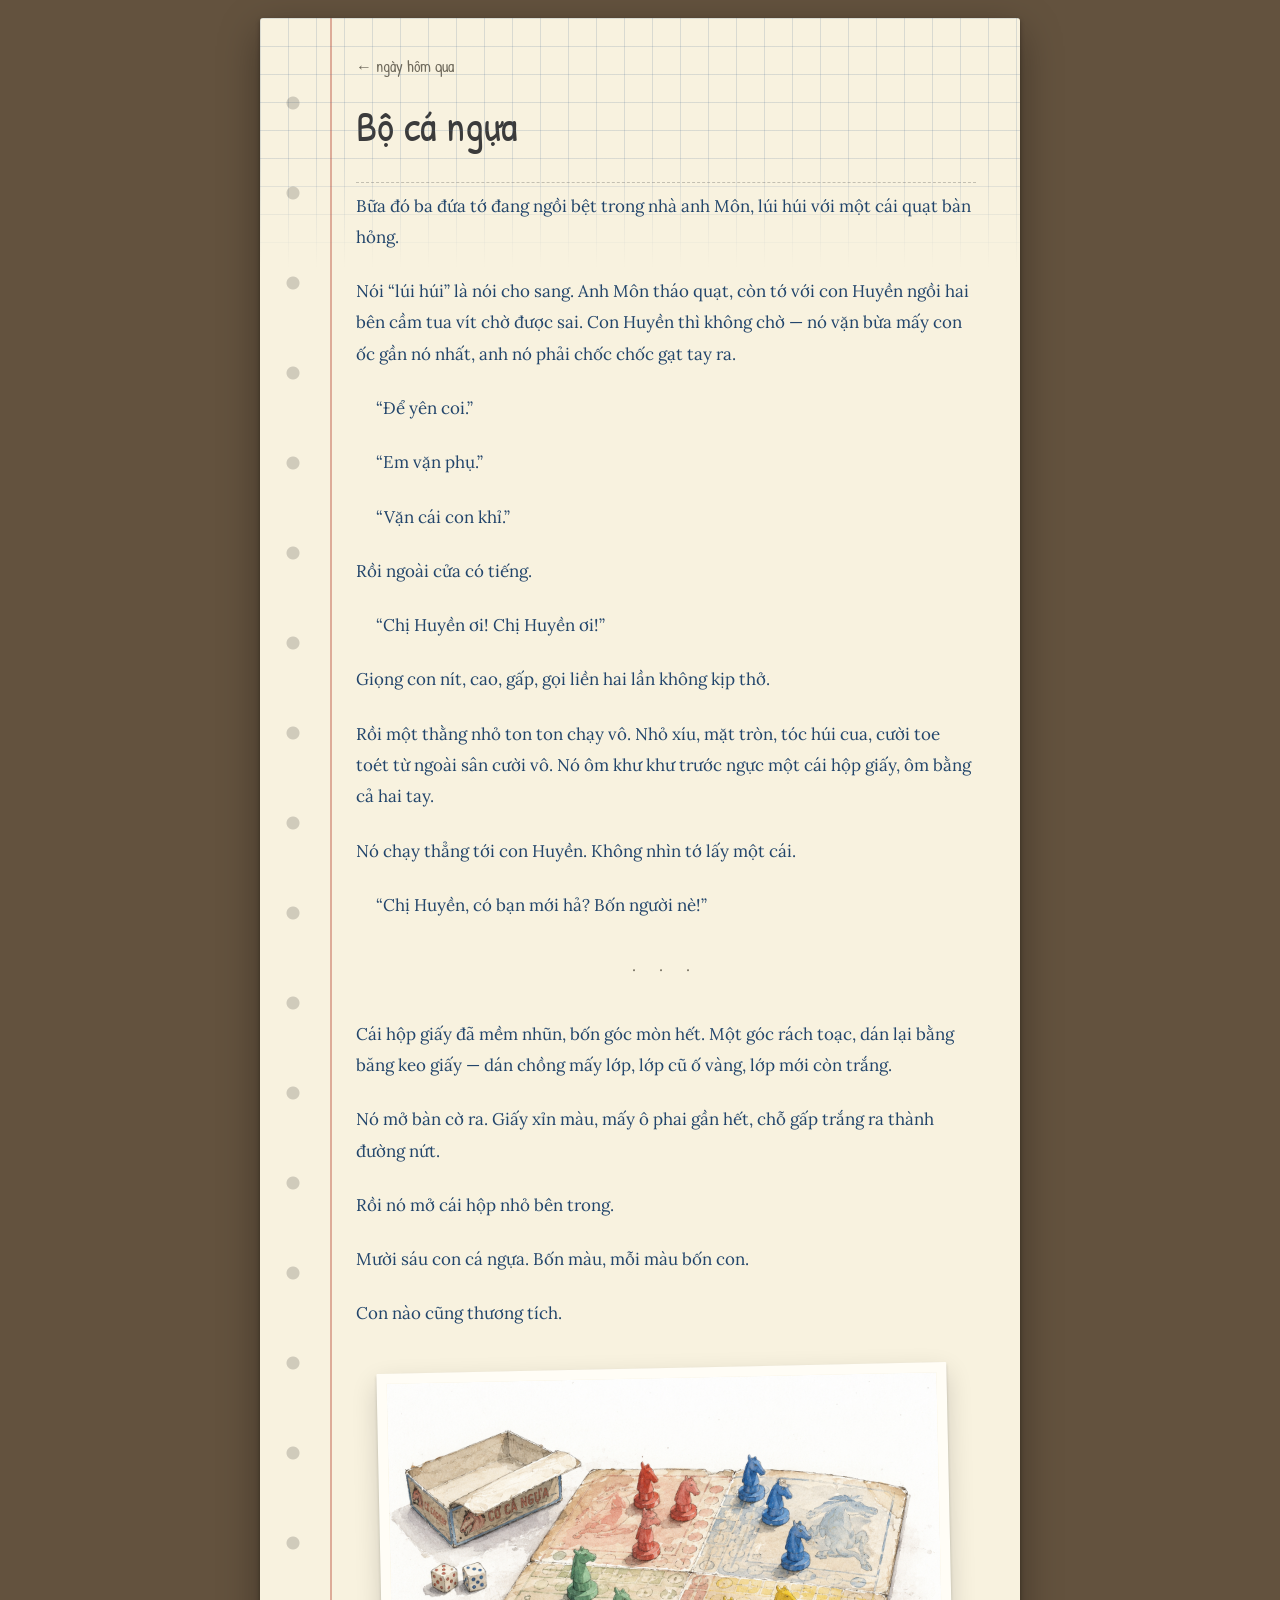
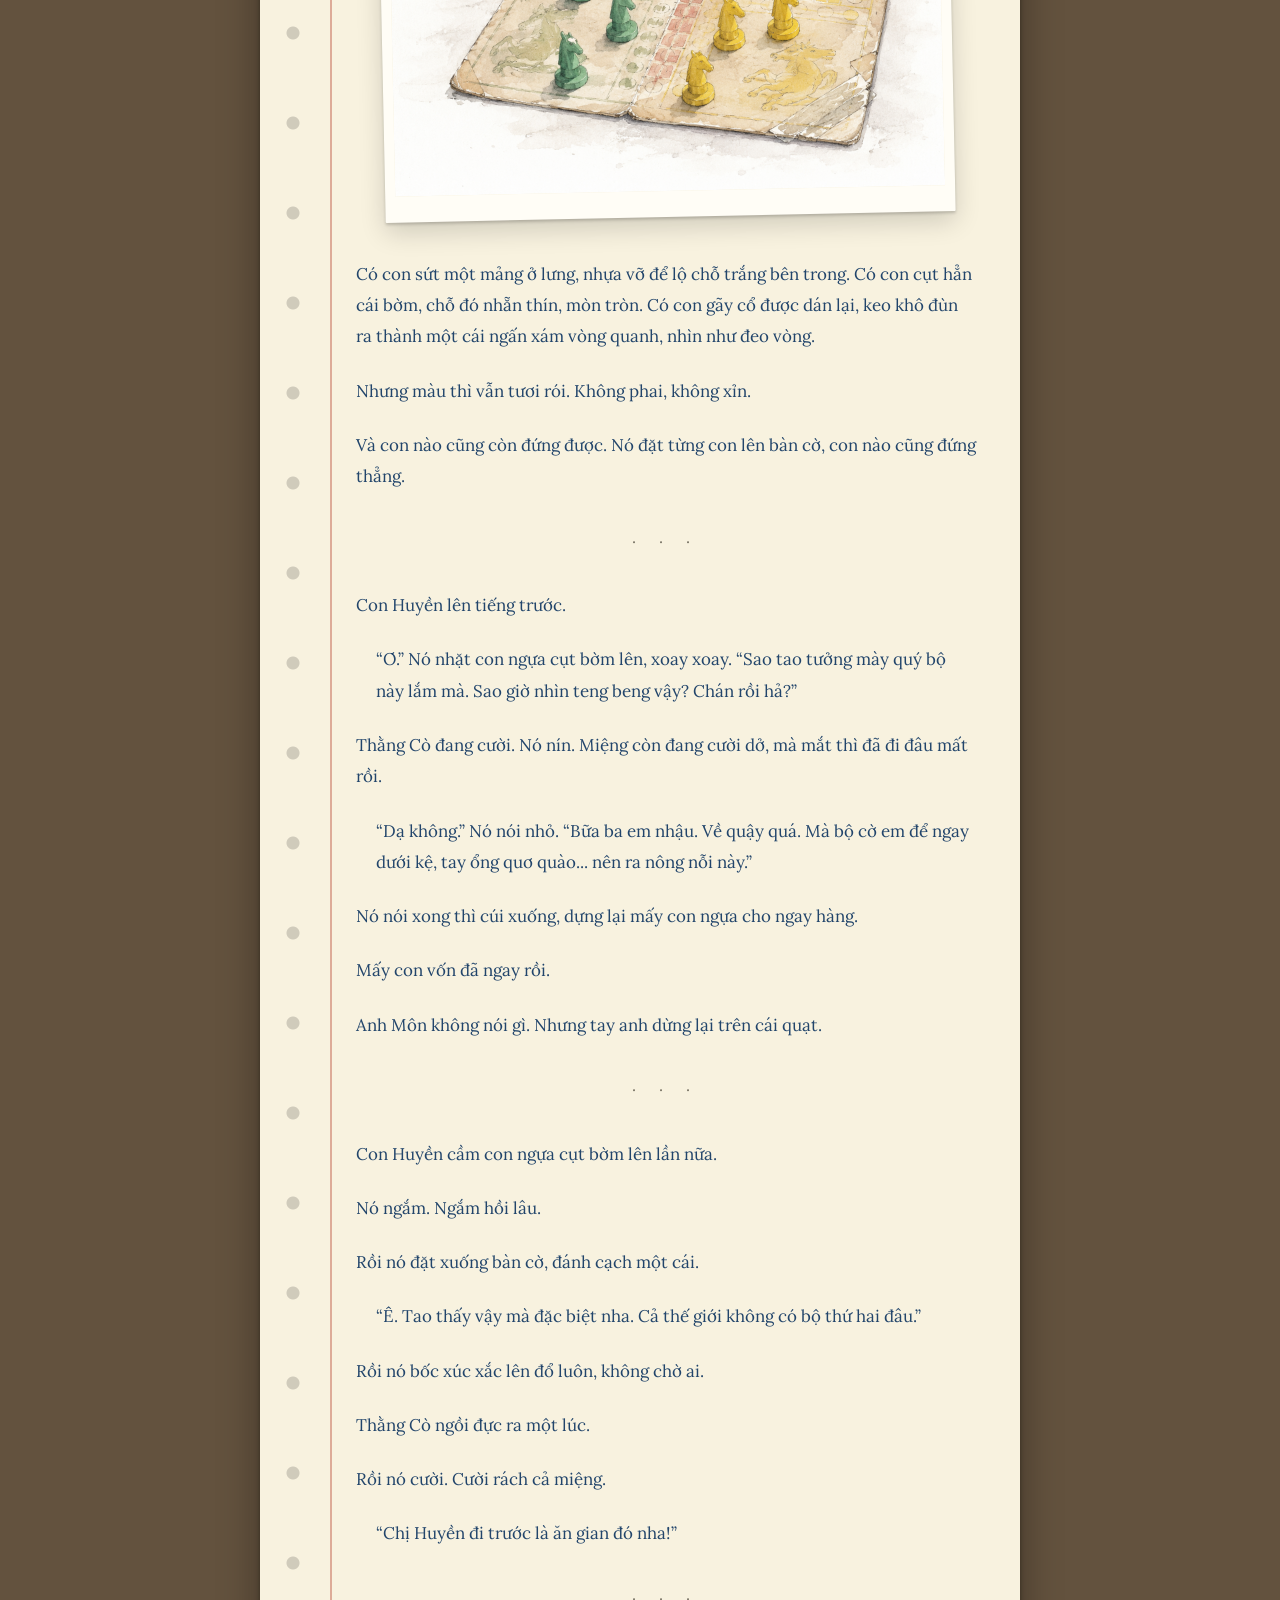
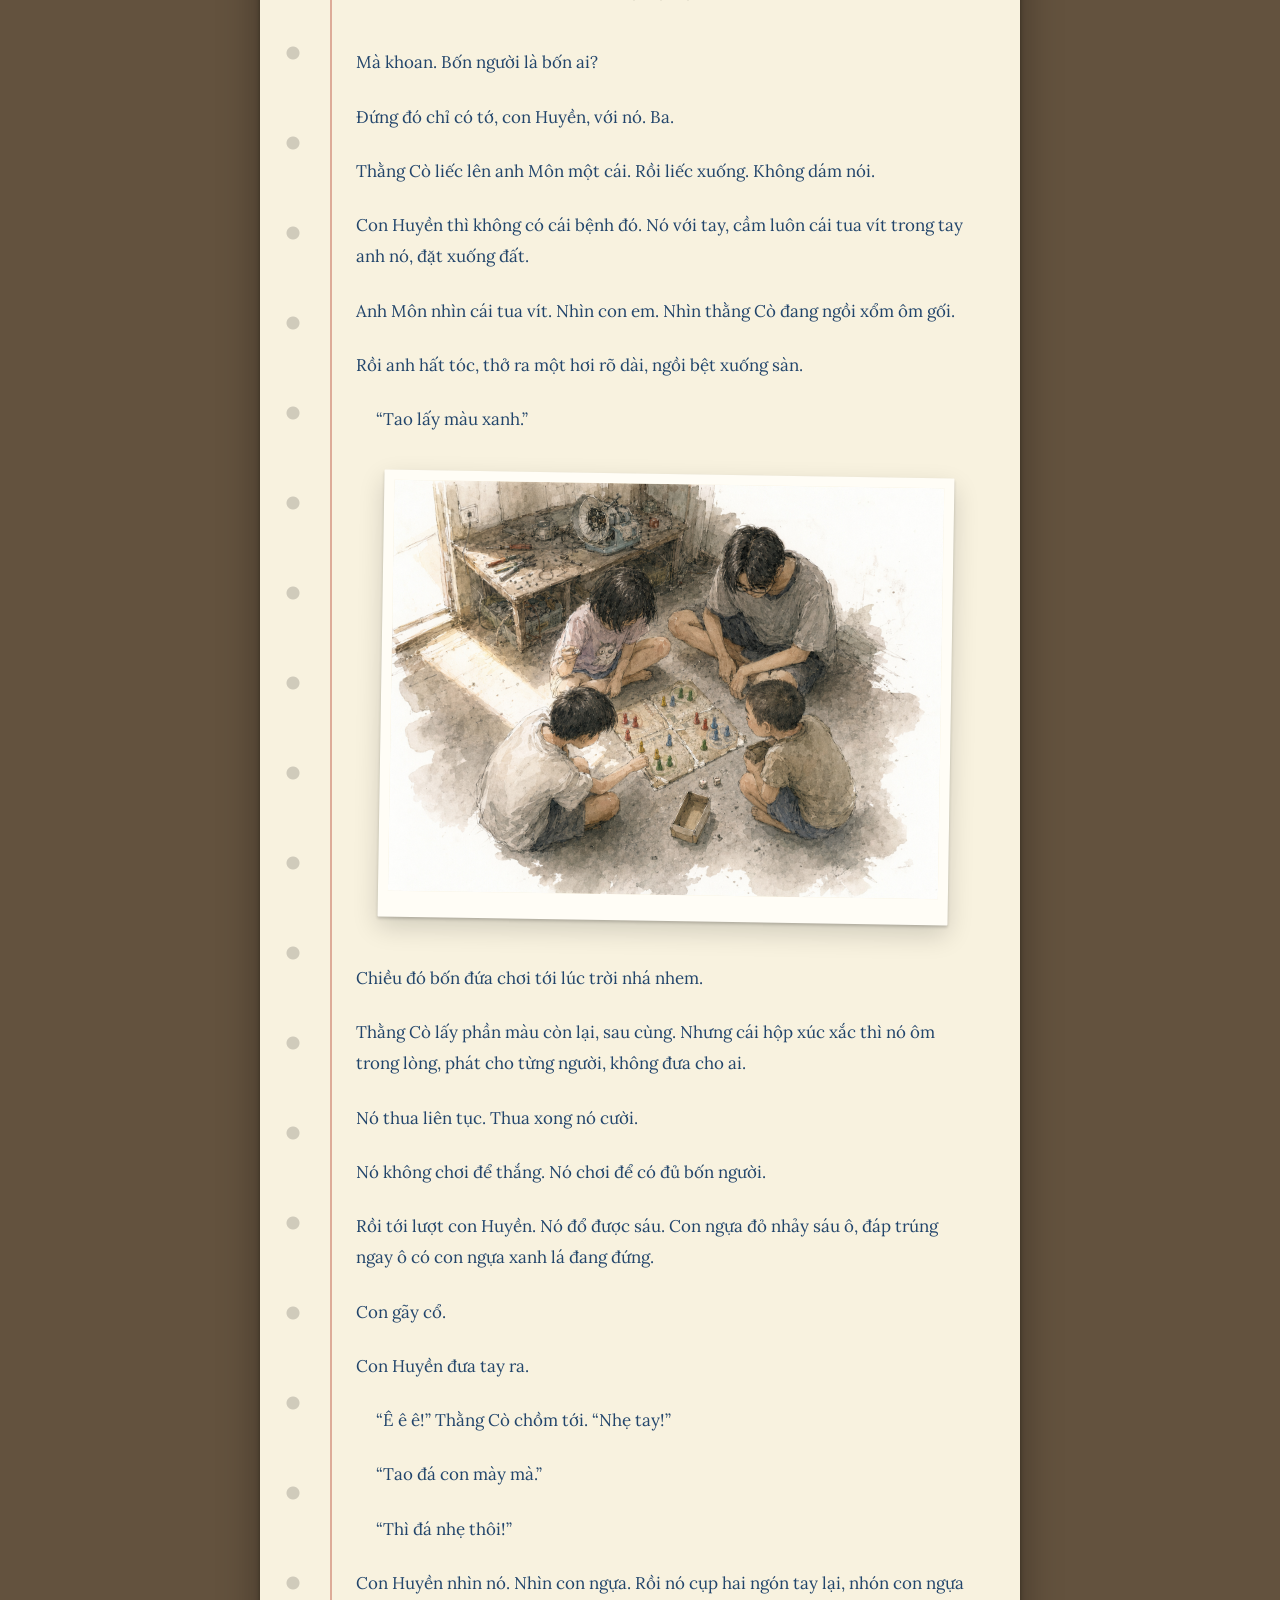
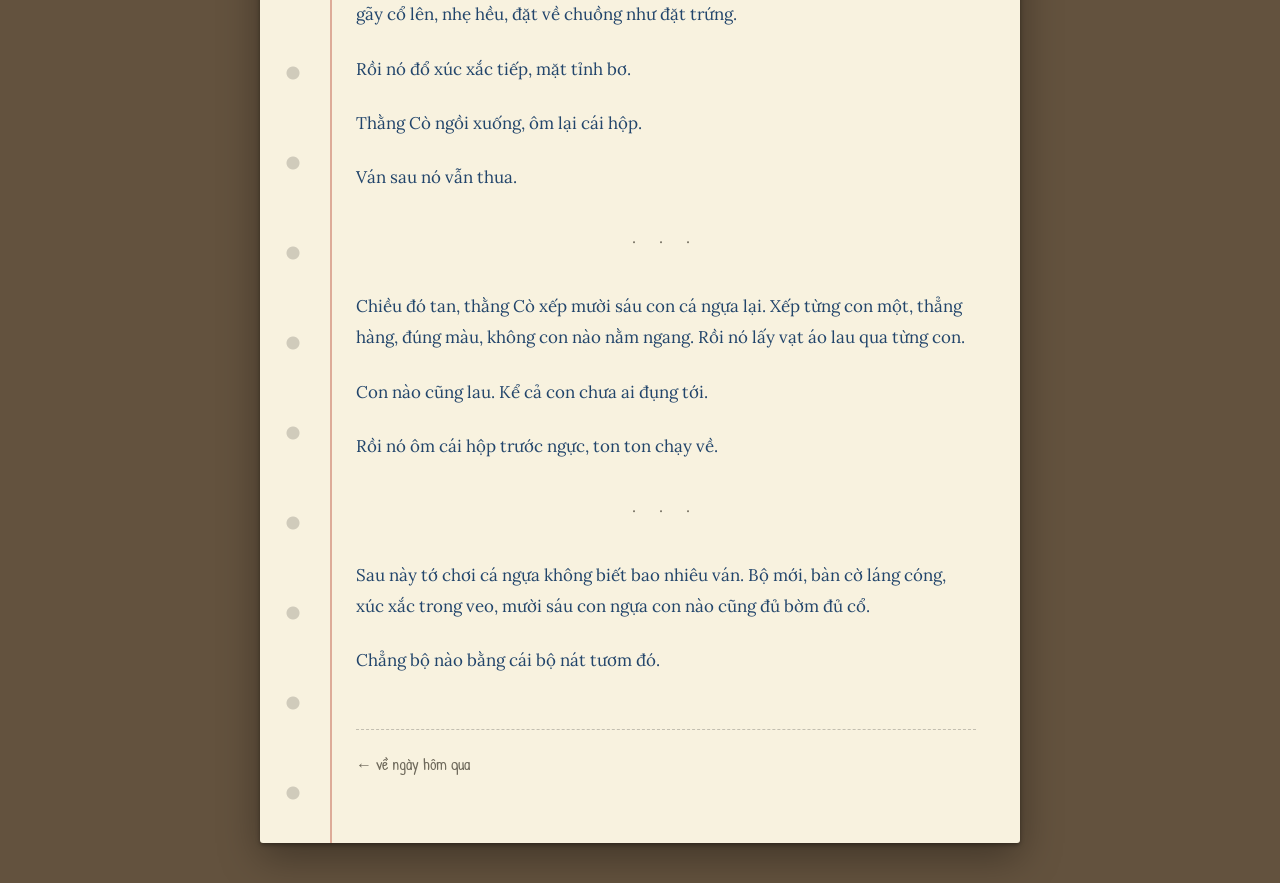
<file: bo-ca-ngua.html>
<!DOCTYPE html>
<html lang="vi">
<head>
<meta charset="UTF-8">
<meta name="viewport" content="width=device-width, initial-scale=1.0">
<title>Bộ cá ngựa — ngày hôm qua</title>

<!-- DA CỦA BÀI NÀY: Ô LY (tông NẮNG — chiều muộn trong nhà).
     NẮNG → theme-oly · ĐÈN VÀNG → theme-bangden · XÁM → theme-sach -->
<link rel="stylesheet" href="base.css">
<link rel="stylesheet" href="theme-oly.css">
</head>
<body>
<div class="page">
  <div class="texture"></div>

  <nav class="backbar">
    <a href="index.html">← ngày hôm qua</a>
  </nav>

  <div class="story-head">
    <h1>Bộ cá ngựa</h1>
  </div>

  <hr class="rule">

  <article>

    <p>Bữa đó ba đứa tớ đang ngồi bệt trong nhà anh Môn, lúi húi với một cái quạt bàn hỏng.</p>

    <p>Nói “lúi húi” là nói cho sang. Anh Môn tháo quạt, còn tớ với con Huyền ngồi hai bên cầm tua vít chờ được sai. Con Huyền thì không chờ — nó vặn bừa mấy con ốc gần nó nhất, anh nó phải chốc chốc gạt tay ra.</p>

    <p class="dialog">“Để yên coi.”</p>

    <p class="dialog">“Em vặn phụ.”</p>

    <p class="dialog">“Vặn cái con khỉ.”</p>

    <p>Rồi ngoài cửa có tiếng.</p>

    <p class="dialog">“Chị Huyền ơi! Chị Huyền ơi!”</p>

    <p>Giọng con nít, cao, gấp, gọi liền hai lần không kịp thở.</p>

    <p>Rồi một thằng nhỏ ton ton chạy vô. Nhỏ xíu, mặt tròn, tóc húi cua, cười toe toét từ ngoài sân cười vô. Nó ôm khư khư trước ngực một cái hộp giấy, ôm bằng cả hai tay.</p>

    <p>Nó chạy thẳng tới con Huyền. Không nhìn tớ lấy một cái.</p>

    <p class="dialog">“Chị Huyền, có bạn mới hả? Bốn người nè!”</p>

    <div class="sep">· · ·</div>

    <p>Cái hộp giấy đã mềm nhũn, bốn góc mòn hết. Một góc rách toạc, dán lại bằng băng keo giấy — dán chồng mấy lớp, lớp cũ ố vàng, lớp mới còn trắng.</p>

    <p>Nó mở bàn cờ ra. Giấy xỉn màu, mấy ô phai gần hết, chỗ gấp trắng ra thành đường nứt.</p>

    <p>Rồi nó mở cái hộp nhỏ bên trong.</p>

    <p>Mười sáu con cá ngựa. Bốn màu, mỗi màu bốn con.</p>

    <p>Con nào cũng thương tích.</p>

    <figure class="illu">
      <img src="bo-ca-ngua.png" alt="Bộ cờ cá ngựa cũ bày trên nền xi măng. Bàn cờ giấy bạc màu, góc rách dán băng keo. Mười sáu con ngựa nhựa bốn màu, vài con sứt lưng, cụt bờm, gãy cổ — nhưng màu vẫn tươi và con nào cũng đứng thẳng. Bên cạnh là cái hộp giấy in chữ Cờ Cá Ngựa và hai con xúc xắc.">
    </figure>

    <p>Có con sứt một mảng ở lưng, nhựa vỡ để lộ chỗ trắng bên trong. Có con cụt hẳn cái bờm, chỗ đó nhẵn thín, mòn tròn. Có con gãy cổ được dán lại, keo khô đùn ra thành một cái ngấn xám vòng quanh, nhìn như đeo vòng.</p>

    <p>Nhưng màu thì vẫn tươi rói. Không phai, không xỉn.</p>

    <p>Và con nào cũng còn đứng được. Nó đặt từng con lên bàn cờ, con nào cũng đứng thẳng.</p>

    <div class="sep">· · ·</div>

    <p>Con Huyền lên tiếng trước.</p>

    <p class="dialog">“Ơ.” Nó nhặt con ngựa cụt bờm lên, xoay xoay. “Sao tao tưởng mày quý bộ này lắm mà. Sao giờ nhìn teng beng vậy? Chán rồi hả?”</p>

    <p>Thằng Cò đang cười. Nó nín. Miệng còn đang cười dở, mà mắt thì đã đi đâu mất rồi.</p>

    <p class="dialog">“Dạ không.” Nó nói nhỏ. “Bữa ba em nhậu. Về quậy quá. Mà bộ cờ em để ngay dưới kệ, tay ổng quơ quào... nên ra nông nỗi này.”</p>

    <p>Nó nói xong thì cúi xuống, dựng lại mấy con ngựa cho ngay hàng.</p>

    <p>Mấy con vốn đã ngay rồi.</p>

    <p>Anh Môn không nói gì. Nhưng tay anh dừng lại trên cái quạt.</p>

    <div class="sep">· · ·</div>

    <p>Con Huyền cầm con ngựa cụt bờm lên lần nữa.</p>

    <p>Nó ngắm. Ngắm hồi lâu.</p>

    <p>Rồi nó đặt xuống bàn cờ, đánh cạch một cái.</p>

    <p class="dialog">“Ê. Tao thấy vậy mà đặc biệt nha. Cả thế giới không có bộ thứ hai đâu.”</p>

    <p>Rồi nó bốc xúc xắc lên đổ luôn, không chờ ai.</p>

    <p>Thằng Cò ngồi đực ra một lúc.</p>

    <p>Rồi nó cười. Cười rách cả miệng.</p>

    <p class="dialog">“Chị Huyền đi trước là ăn gian đó nha!”</p>

    <div class="sep">· · ·</div>

    <p>Mà khoan. Bốn người là bốn ai?</p>

    <p>Đứng đó chỉ có tớ, con Huyền, với nó. Ba.</p>

    <p>Thằng Cò liếc lên anh Môn một cái. Rồi liếc xuống. Không dám nói.</p>

    <p>Con Huyền thì không có cái bệnh đó. Nó với tay, cầm luôn cái tua vít trong tay anh nó, đặt xuống đất.</p>

    <p>Anh Môn nhìn cái tua vít. Nhìn con em. Nhìn thằng Cò đang ngồi xổm ôm gối.</p>

    <p>Rồi anh hất tóc, thở ra một hơi rõ dài, ngồi bệt xuống sàn.</p>

    <p class="dialog">“Tao lấy màu xanh.”</p>

    <figure class="illu">
      <img src="bo-ca-ngua-2.png" alt="Nhìn từ trên xuống: bốn đứa ngồi bệt thành vòng tròn trên nền xi măng, quây quanh bàn cờ cá ngựa. Thằng nhỏ nhất ôm khư khư cái hộp xúc xắc trong lòng. Đứa con gái cầm xúc xắc chuẩn bị đổ. Cậu thiếu niên ngồi khoanh chân, vai hơi thõng. Sau lưng là bàn thợ với cái quạt tháo dở.">
    </figure>

    <p>Chiều đó bốn đứa chơi tới lúc trời nhá nhem.</p>

    <p>Thằng Cò lấy phần màu còn lại, sau cùng. Nhưng cái hộp xúc xắc thì nó ôm trong lòng, phát cho từng người, không đưa cho ai.</p>

    <p>Nó thua liên tục. Thua xong nó cười.</p>

    <p>Nó không chơi để thắng. Nó chơi để có đủ bốn người.</p>

    <p>Rồi tới lượt con Huyền. Nó đổ được sáu. Con ngựa đỏ nhảy sáu ô, đáp trúng ngay ô có con ngựa xanh lá đang đứng.</p>

    <p>Con gãy cổ.</p>

    <p>Con Huyền đưa tay ra.</p>

    <p class="dialog">“Ê ê ê!” Thằng Cò chồm tới. “Nhẹ tay!”</p>

    <p class="dialog">“Tao đá con mày mà.”</p>

    <p class="dialog">“Thì đá nhẹ thôi!”</p>

    <p>Con Huyền nhìn nó. Nhìn con ngựa. Rồi nó cụp hai ngón tay lại, nhón con ngựa gãy cổ lên, nhẹ hều, đặt về chuồng như đặt trứng.</p>

    <p>Rồi nó đổ xúc xắc tiếp, mặt tỉnh bơ.</p>

    <p>Thằng Cò ngồi xuống, ôm lại cái hộp.</p>

    <p>Ván sau nó vẫn thua.</p>

    <div class="sep">· · ·</div>

    <p>Chiều đó tan, thằng Cò xếp mười sáu con cá ngựa lại. Xếp từng con một, thẳng hàng, đúng màu, không con nào nằm ngang. Rồi nó lấy vạt áo lau qua từng con.</p>

    <p>Con nào cũng lau. Kể cả con chưa ai đụng tới.</p>

    <p>Rồi nó ôm cái hộp trước ngực, ton ton chạy về.</p>

    <div class="sep">· · ·</div>

    <p>Sau này tớ chơi cá ngựa không biết bao nhiêu ván. Bộ mới, bàn cờ láng cóng, xúc xắc trong veo, mười sáu con ngựa con nào cũng đủ bờm đủ cổ.</p>

    <p>Chẳng bộ nào bằng cái bộ nát tươm đó.</p>

  </article>

  <div class="endmark">
    <a href="index.html">← về ngày hôm qua</a>
  </div>
</div>
</body>
</html>
</file>
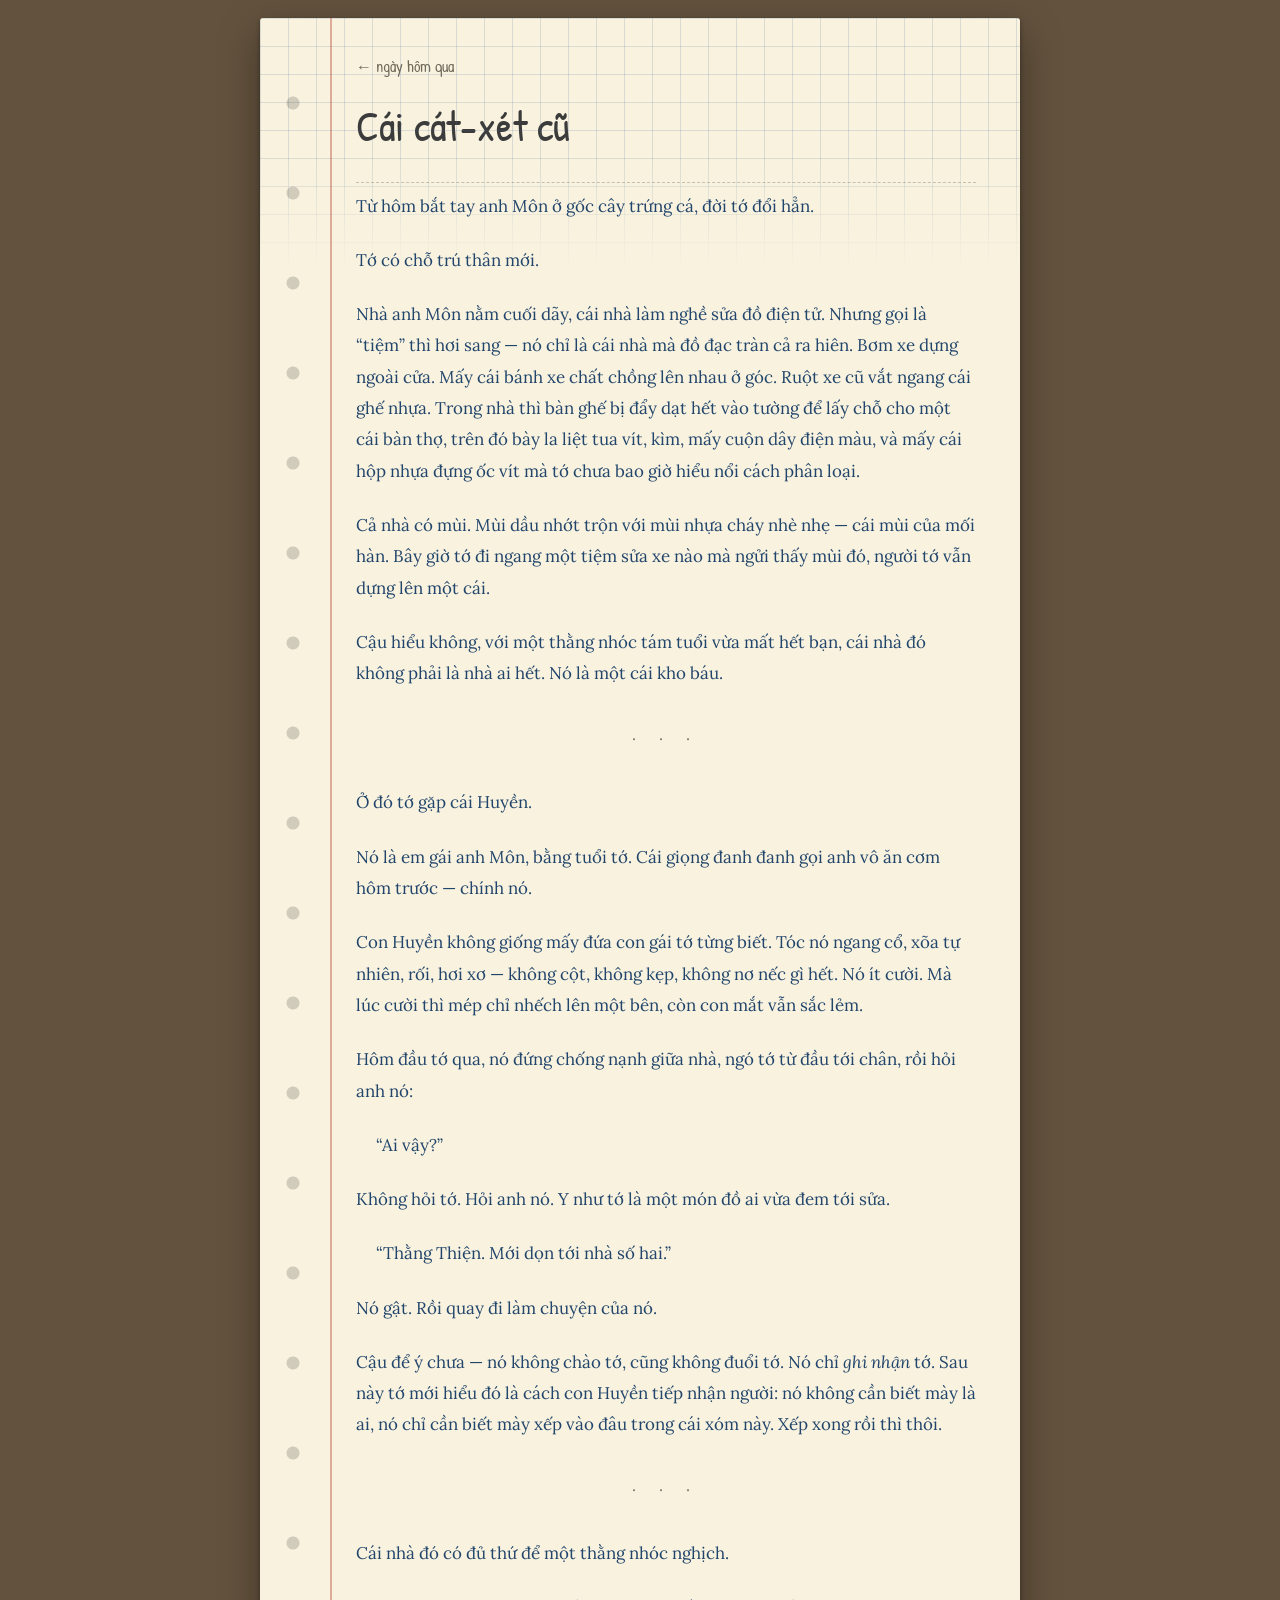
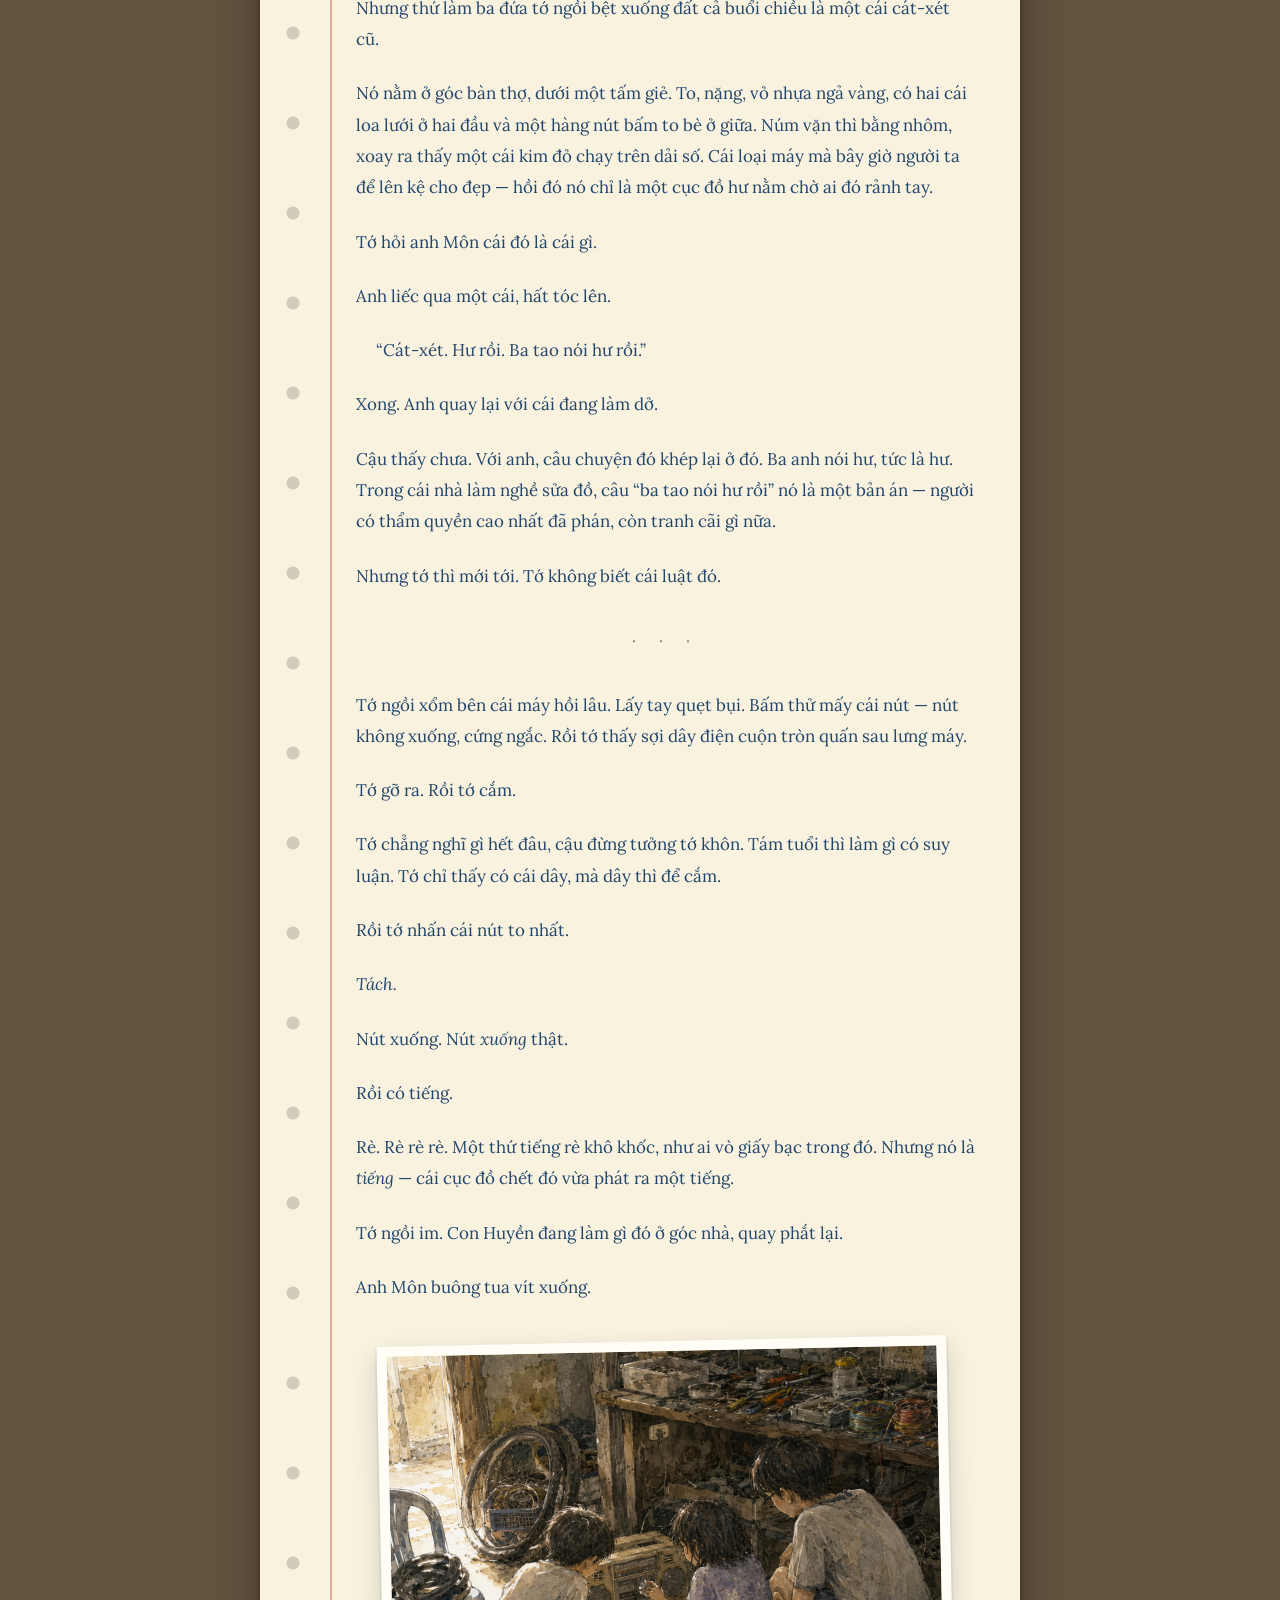
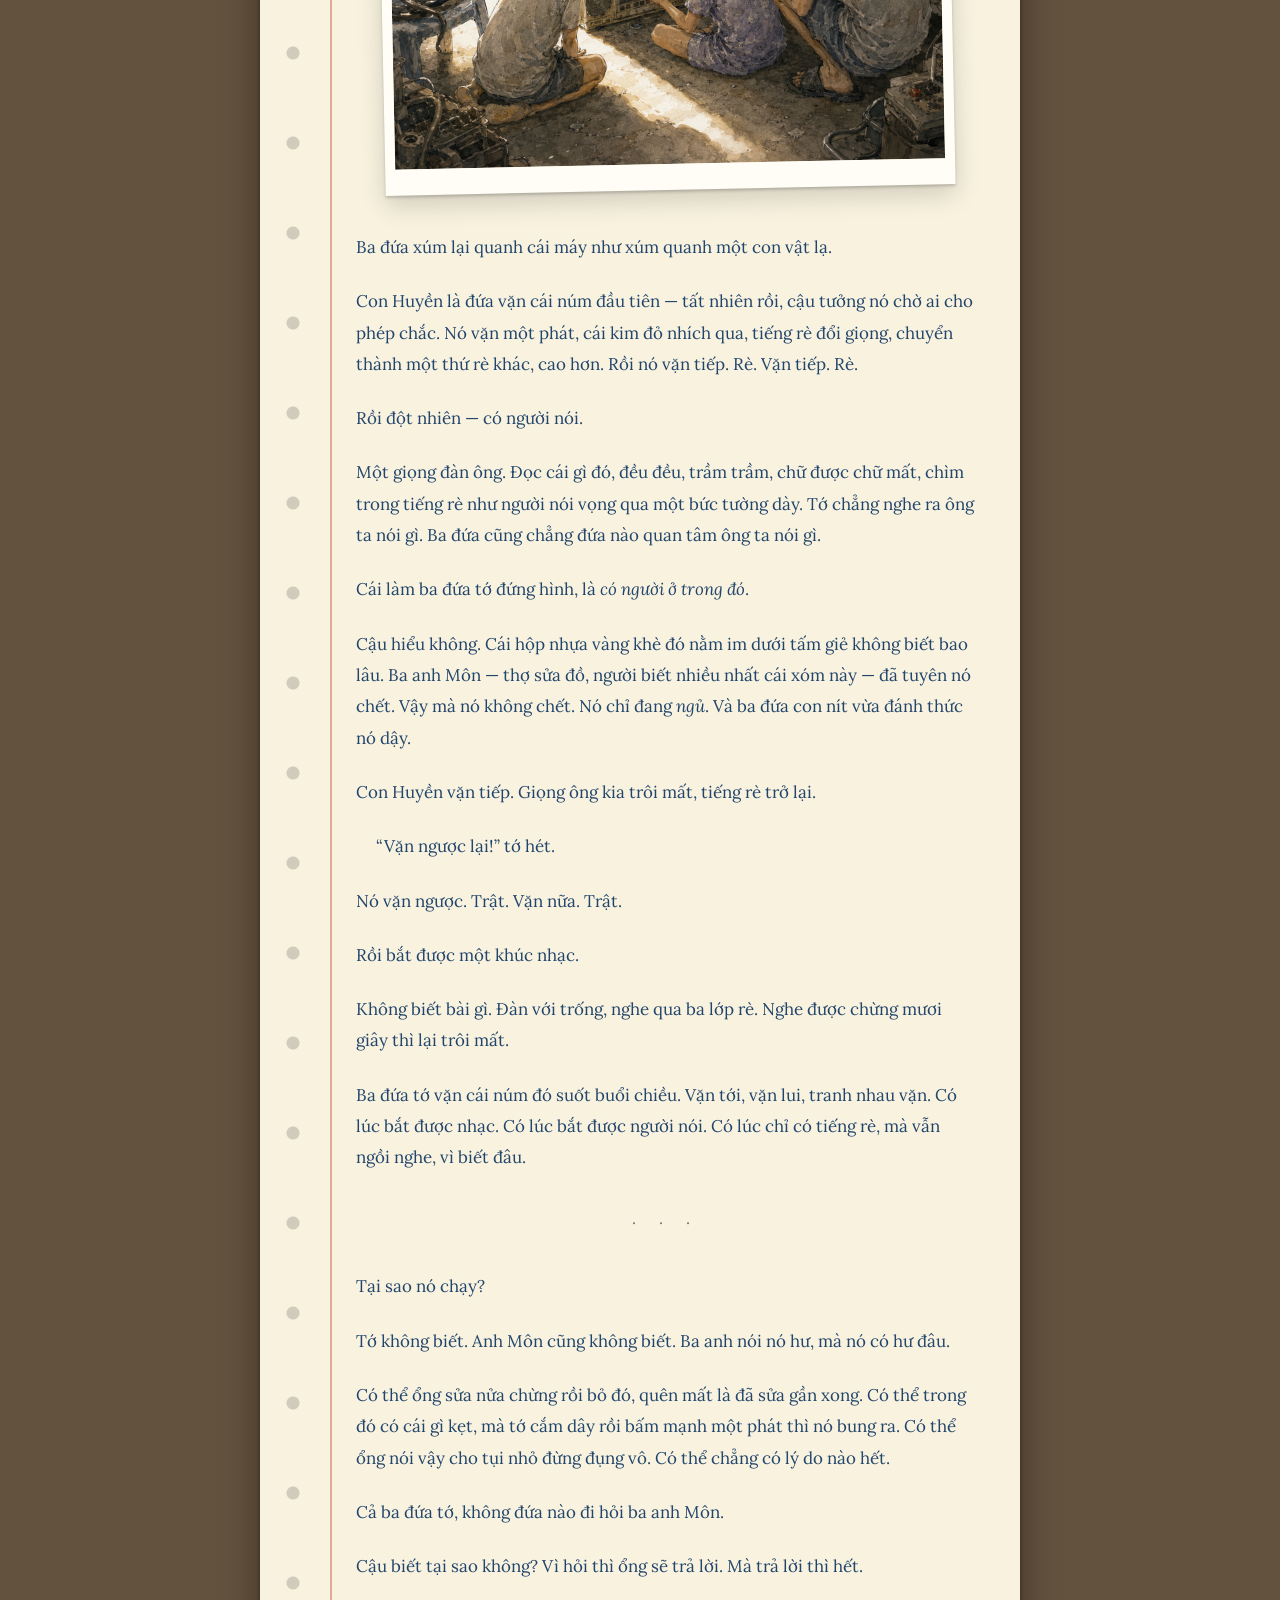
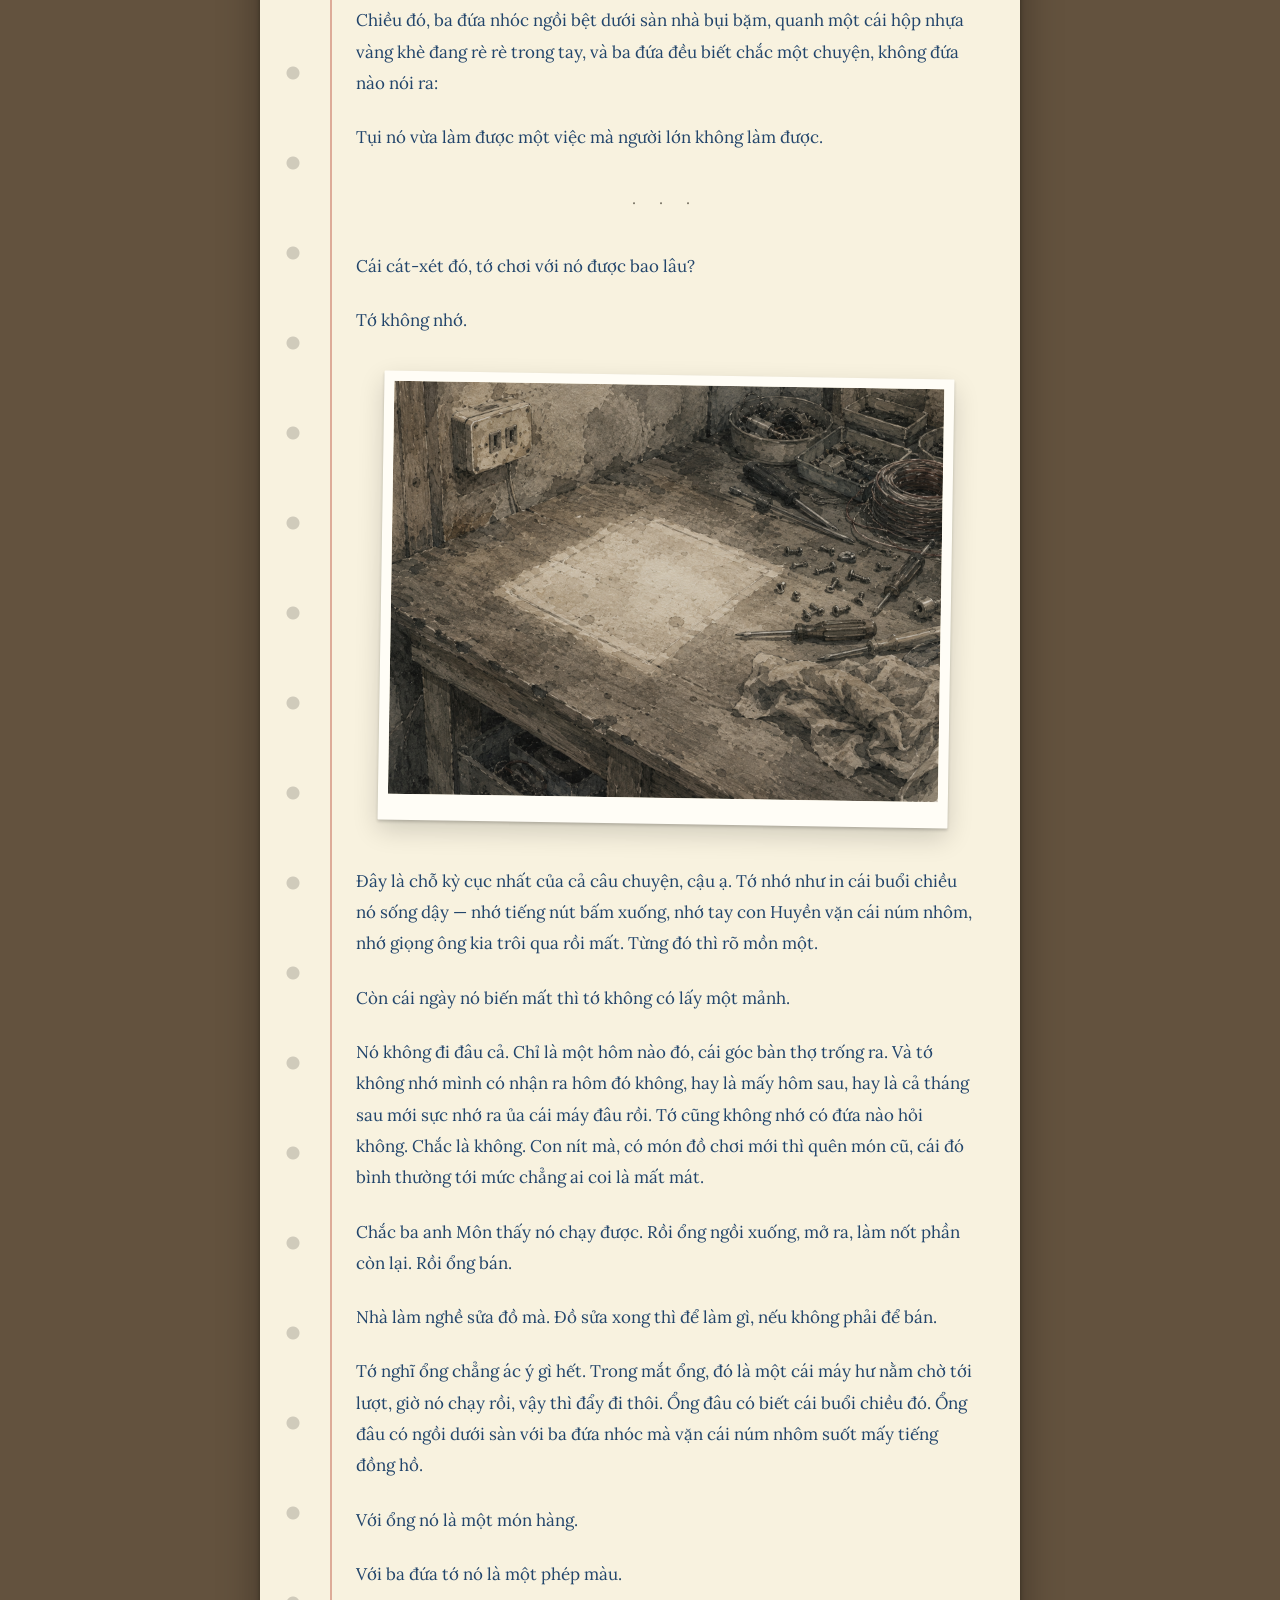
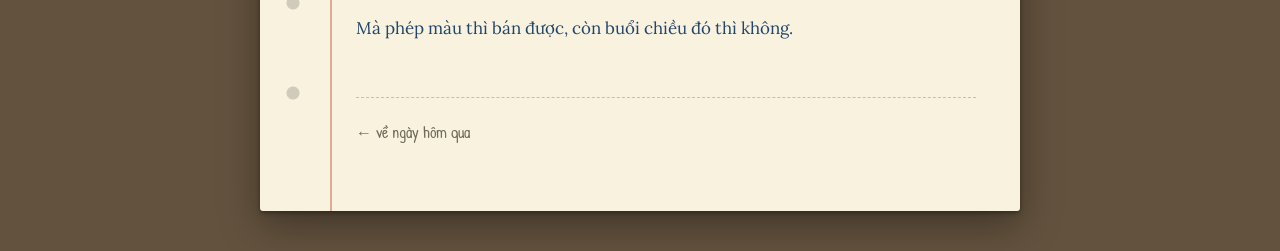
<file: cai-cat-xet-cu.html>
<!DOCTYPE html>
<html lang="vi">
<head>
<meta charset="UTF-8">
<meta name="viewport" content="width=device-width, initial-scale=1.0">
<title>Cái cát-xét cũ — ngày hôm qua</title>

<!-- DA CỦA BÀI NÀY: Ô LY (tông NẮNG — chiều muộn trong nhà).
     NẮNG → theme-oly · ĐÈN VÀNG → theme-bangden · XÁM → theme-sach -->
<link rel="stylesheet" href="base.css">
<link rel="stylesheet" href="theme-oly.css">
</head>
<body>
<div class="page">
  <div class="texture"></div>

  <nav class="backbar">
    <a href="index.html">← ngày hôm qua</a>
  </nav>

  <div class="story-head">
    <h1>Cái cát-xét cũ</h1>
  </div>

  <hr class="rule">

  <article>

    <p>Từ hôm bắt tay anh Môn ở gốc cây trứng cá, đời tớ đổi hẳn.</p>

    <p>Tớ có chỗ trú thân mới.</p>

    <p>Nhà anh Môn nằm cuối dãy, cái nhà làm nghề sửa đồ điện tử. Nhưng gọi là “tiệm” thì hơi sang — nó chỉ là cái nhà mà đồ đạc tràn cả ra hiên. Bơm xe dựng ngoài cửa. Mấy cái bánh xe chất chồng lên nhau ở góc. Ruột xe cũ vắt ngang cái ghế nhựa. Trong nhà thì bàn ghế bị đẩy dạt hết vào tường để lấy chỗ cho một cái bàn thợ, trên đó bày la liệt tua vít, kìm, mấy cuộn dây điện màu, và mấy cái hộp nhựa đựng ốc vít mà tớ chưa bao giờ hiểu nổi cách phân loại.</p>

    <p>Cả nhà có mùi. Mùi dầu nhớt trộn với mùi nhựa cháy nhè nhẹ — cái mùi của mối hàn. Bây giờ tớ đi ngang một tiệm sửa xe nào mà ngửi thấy mùi đó, người tớ vẫn dựng lên một cái.</p>

    <p>Cậu hiểu không, với một thằng nhóc tám tuổi vừa mất hết bạn, cái nhà đó không phải là nhà ai hết. Nó là một cái kho báu.</p>

    <div class="sep">· · ·</div>

    <p>Ở đó tớ gặp cái Huyền.</p>

    <p>Nó là em gái anh Môn, bằng tuổi tớ. Cái giọng đanh đanh gọi anh vô ăn cơm hôm trước — chính nó.</p>

    <p>Con Huyền không giống mấy đứa con gái tớ từng biết. Tóc nó ngang cổ, xõa tự nhiên, rối, hơi xơ — không cột, không kẹp, không nơ nếc gì hết. Nó ít cười. Mà lúc cười thì mép chỉ nhếch lên một bên, còn con mắt vẫn sắc lẻm.</p>

    <p>Hôm đầu tớ qua, nó đứng chống nạnh giữa nhà, ngó tớ từ đầu tới chân, rồi hỏi anh nó:</p>

    <p class="dialog">“Ai vậy?”</p>

    <p>Không hỏi tớ. Hỏi anh nó. Y như tớ là một món đồ ai vừa đem tới sửa.</p>

    <p class="dialog">“Thằng Thiện. Mới dọn tới nhà số hai.”</p>

    <p>Nó gật. Rồi quay đi làm chuyện của nó.</p>

    <p>Cậu để ý chưa — nó không chào tớ, cũng không đuổi tớ. Nó chỉ <em>ghi nhận</em> tớ. Sau này tớ mới hiểu đó là cách con Huyền tiếp nhận người: nó không cần biết mày là ai, nó chỉ cần biết mày xếp vào đâu trong cái xóm này. Xếp xong rồi thì thôi.</p>

    <div class="sep">· · ·</div>

    <p>Cái nhà đó có đủ thứ để một thằng nhóc nghịch.</p>

    <p>Nhưng thứ làm ba đứa tớ ngồi bệt xuống đất cả buổi chiều là một cái cát-xét cũ.</p>

    <p>Nó nằm ở góc bàn thợ, dưới một tấm giẻ. To, nặng, vỏ nhựa ngả vàng, có hai cái loa lưới ở hai đầu và một hàng nút bấm to bè ở giữa. Núm vặn thì bằng nhôm, xoay ra thấy một cái kim đỏ chạy trên dải số. Cái loại máy mà bây giờ người ta để lên kệ cho đẹp — hồi đó nó chỉ là một cục đồ hư nằm chờ ai đó rảnh tay.</p>

    <p>Tớ hỏi anh Môn cái đó là cái gì.</p>

    <p>Anh liếc qua một cái, hất tóc lên.</p>

    <p class="dialog">“Cát-xét. Hư rồi. Ba tao nói hư rồi.”</p>

    <p>Xong. Anh quay lại với cái đang làm dở.</p>

    <p>Cậu thấy chưa. Với anh, câu chuyện đó khép lại ở đó. Ba anh nói hư, tức là hư. Trong cái nhà làm nghề sửa đồ, câu “ba tao nói hư rồi” nó là một bản án — người có thẩm quyền cao nhất đã phán, còn tranh cãi gì nữa.</p>

    <p>Nhưng tớ thì mới tới. Tớ không biết cái luật đó.</p>

    <div class="sep">· · ·</div>

    <p>Tớ ngồi xổm bên cái máy hồi lâu. Lấy tay quẹt bụi. Bấm thử mấy cái nút — nút không xuống, cứng ngắc. Rồi tớ thấy sợi dây điện cuộn tròn quấn sau lưng máy.</p>

    <p>Tớ gỡ ra. Rồi tớ cắm.</p>

    <p>Tớ chẳng nghĩ gì hết đâu, cậu đừng tưởng tớ khôn. Tám tuổi thì làm gì có suy luận. Tớ chỉ thấy có cái dây, mà dây thì để cắm.</p>

    <p>Rồi tớ nhấn cái nút to nhất.</p>

    <p class="em">Tách.</p>

    <p>Nút xuống. Nút <em>xuống</em> thật.</p>

    <p>Rồi có tiếng.</p>

    <p>Rè. Rè rè rè. Một thứ tiếng rè khô khốc, như ai vò giấy bạc trong đó. Nhưng nó là <em>tiếng</em> — cái cục đồ chết đó vừa phát ra một tiếng.</p>

    <p>Tớ ngồi im. Con Huyền đang làm gì đó ở góc nhà, quay phắt lại.</p>

    <p>Anh Môn buông tua vít xuống.</p>

    <figure class="illu">
      <img src="cai-cat-xet-cu.png" alt="Ba đứa trẻ ngồi bệt dưới sàn nhà xi măng bụi bặm, quây quanh một cái cát-xét cũ vỏ ngả vàng. Đứa con gái ở giữa đang đặt tay lên núm vặn. Nắng chiều xiên qua cửa, cắt một vệt sáng lên sàn.">
    </figure>

    <p>Ba đứa xúm lại quanh cái máy như xúm quanh một con vật lạ.</p>

    <p>Con Huyền là đứa vặn cái núm đầu tiên — tất nhiên rồi, cậu tưởng nó chờ ai cho phép chắc. Nó vặn một phát, cái kim đỏ nhích qua, tiếng rè đổi giọng, chuyển thành một thứ rè khác, cao hơn. Rồi nó vặn tiếp. Rè. Vặn tiếp. Rè.</p>

    <p>Rồi đột nhiên — có người nói.</p>

    <p>Một giọng đàn ông. Đọc cái gì đó, đều đều, trầm trầm, chữ được chữ mất, chìm trong tiếng rè như người nói vọng qua một bức tường dày. Tớ chẳng nghe ra ông ta nói gì. Ba đứa cũng chẳng đứa nào quan tâm ông ta nói gì.</p>

    <p>Cái làm ba đứa tớ đứng hình, là <em>có người ở trong đó</em>.</p>

    <p>Cậu hiểu không. Cái hộp nhựa vàng khè đó nằm im dưới tấm giẻ không biết bao lâu. Ba anh Môn — thợ sửa đồ, người biết nhiều nhất cái xóm này — đã tuyên nó chết. Vậy mà nó không chết. Nó chỉ đang <em>ngủ</em>. Và ba đứa con nít vừa đánh thức nó dậy.</p>

    <p>Con Huyền vặn tiếp. Giọng ông kia trôi mất, tiếng rè trở lại.</p>

    <p class="dialog">“Vặn ngược lại!” tớ hét.</p>

    <p>Nó vặn ngược. Trật. Vặn nữa. Trật.</p>

    <p>Rồi bắt được một khúc nhạc.</p>

    <p>Không biết bài gì. Đàn với trống, nghe qua ba lớp rè. Nghe được chừng mươi giây thì lại trôi mất.</p>

    <p>Ba đứa tớ vặn cái núm đó suốt buổi chiều. Vặn tới, vặn lui, tranh nhau vặn. Có lúc bắt được nhạc. Có lúc bắt được người nói. Có lúc chỉ có tiếng rè, mà vẫn ngồi nghe, vì biết đâu.</p>

    <div class="sep">· · ·</div>

    <p>Tại sao nó chạy?</p>

    <p>Tớ không biết. Anh Môn cũng không biết. Ba anh nói nó hư, mà nó có hư đâu.</p>

    <p>Có thể ổng sửa nửa chừng rồi bỏ đó, quên mất là đã sửa gần xong. Có thể trong đó có cái gì kẹt, mà tớ cắm dây rồi bấm mạnh một phát thì nó bung ra. Có thể ổng nói vậy cho tụi nhỏ đừng đụng vô. Có thể chẳng có lý do nào hết.</p>

    <p>Cả ba đứa tớ, không đứa nào đi hỏi ba anh Môn.</p>

    <p>Cậu biết tại sao không? Vì hỏi thì ổng sẽ trả lời. Mà trả lời thì hết.</p>

    <p>Chiều đó, ba đứa nhóc ngồi bệt dưới sàn nhà bụi bặm, quanh một cái hộp nhựa vàng khè đang rè rè trong tay, và ba đứa đều biết chắc một chuyện, không đứa nào nói ra:</p>

    <p>Tụi nó vừa làm được một việc mà người lớn không làm được.</p>

    <div class="sep">· · ·</div>

    <p>Cái cát-xét đó, tớ chơi với nó được bao lâu?</p>

    <p>Tớ không nhớ.</p>

    <figure class="illu">
      <img src="cai-cat-xet-cu-2.png" alt="Góc bàn thợ phủ bụi. Ở giữa có một vệt sạch hình chữ nhật — chỗ một vật gì đó từng nằm rất lâu và vừa được nhấc đi. Quanh đó là tua vít, ốc vít rời, một tấm giẻ nhàu. Ổ điện trên tường có dây thõng xuống, không cắm vào đâu.">
    </figure>

    <p>Đây là chỗ kỳ cục nhất của cả câu chuyện, cậu ạ. Tớ nhớ như in cái buổi chiều nó sống dậy — nhớ tiếng nút bấm xuống, nhớ tay con Huyền vặn cái núm nhôm, nhớ giọng ông kia trôi qua rồi mất. Từng đó thì rõ mồn một.</p>

    <p>Còn cái ngày nó biến mất thì tớ không có lấy một mảnh.</p>

    <p>Nó không đi đâu cả. Chỉ là một hôm nào đó, cái góc bàn thợ trống ra. Và tớ không nhớ mình có nhận ra hôm đó không, hay là mấy hôm sau, hay là cả tháng sau mới sực nhớ ra ủa cái máy đâu rồi. Tớ cũng không nhớ có đứa nào hỏi không. Chắc là không. Con nít mà, có món đồ chơi mới thì quên món cũ, cái đó bình thường tới mức chẳng ai coi là mất mát.</p>

    <p>Chắc ba anh Môn thấy nó chạy được. Rồi ổng ngồi xuống, mở ra, làm nốt phần còn lại. Rồi ổng bán.</p>

    <p>Nhà làm nghề sửa đồ mà. Đồ sửa xong thì để làm gì, nếu không phải để bán.</p>

    <p>Tớ nghĩ ổng chẳng ác ý gì hết. Trong mắt ổng, đó là một cái máy hư nằm chờ tới lượt, giờ nó chạy rồi, vậy thì đẩy đi thôi. Ổng đâu có biết cái buổi chiều đó. Ổng đâu có ngồi dưới sàn với ba đứa nhóc mà vặn cái núm nhôm suốt mấy tiếng đồng hồ.</p>

    <p>Với ổng nó là một món hàng.</p>

    <p>Với ba đứa tớ nó là một phép màu.</p>

    <p>Mà phép màu thì bán được, còn buổi chiều đó thì không.</p>

  </article>

  <div class="endmark">
    <a href="index.html">← về ngày hôm qua</a>
  </div>
</div>
</body>
</html>
</file>
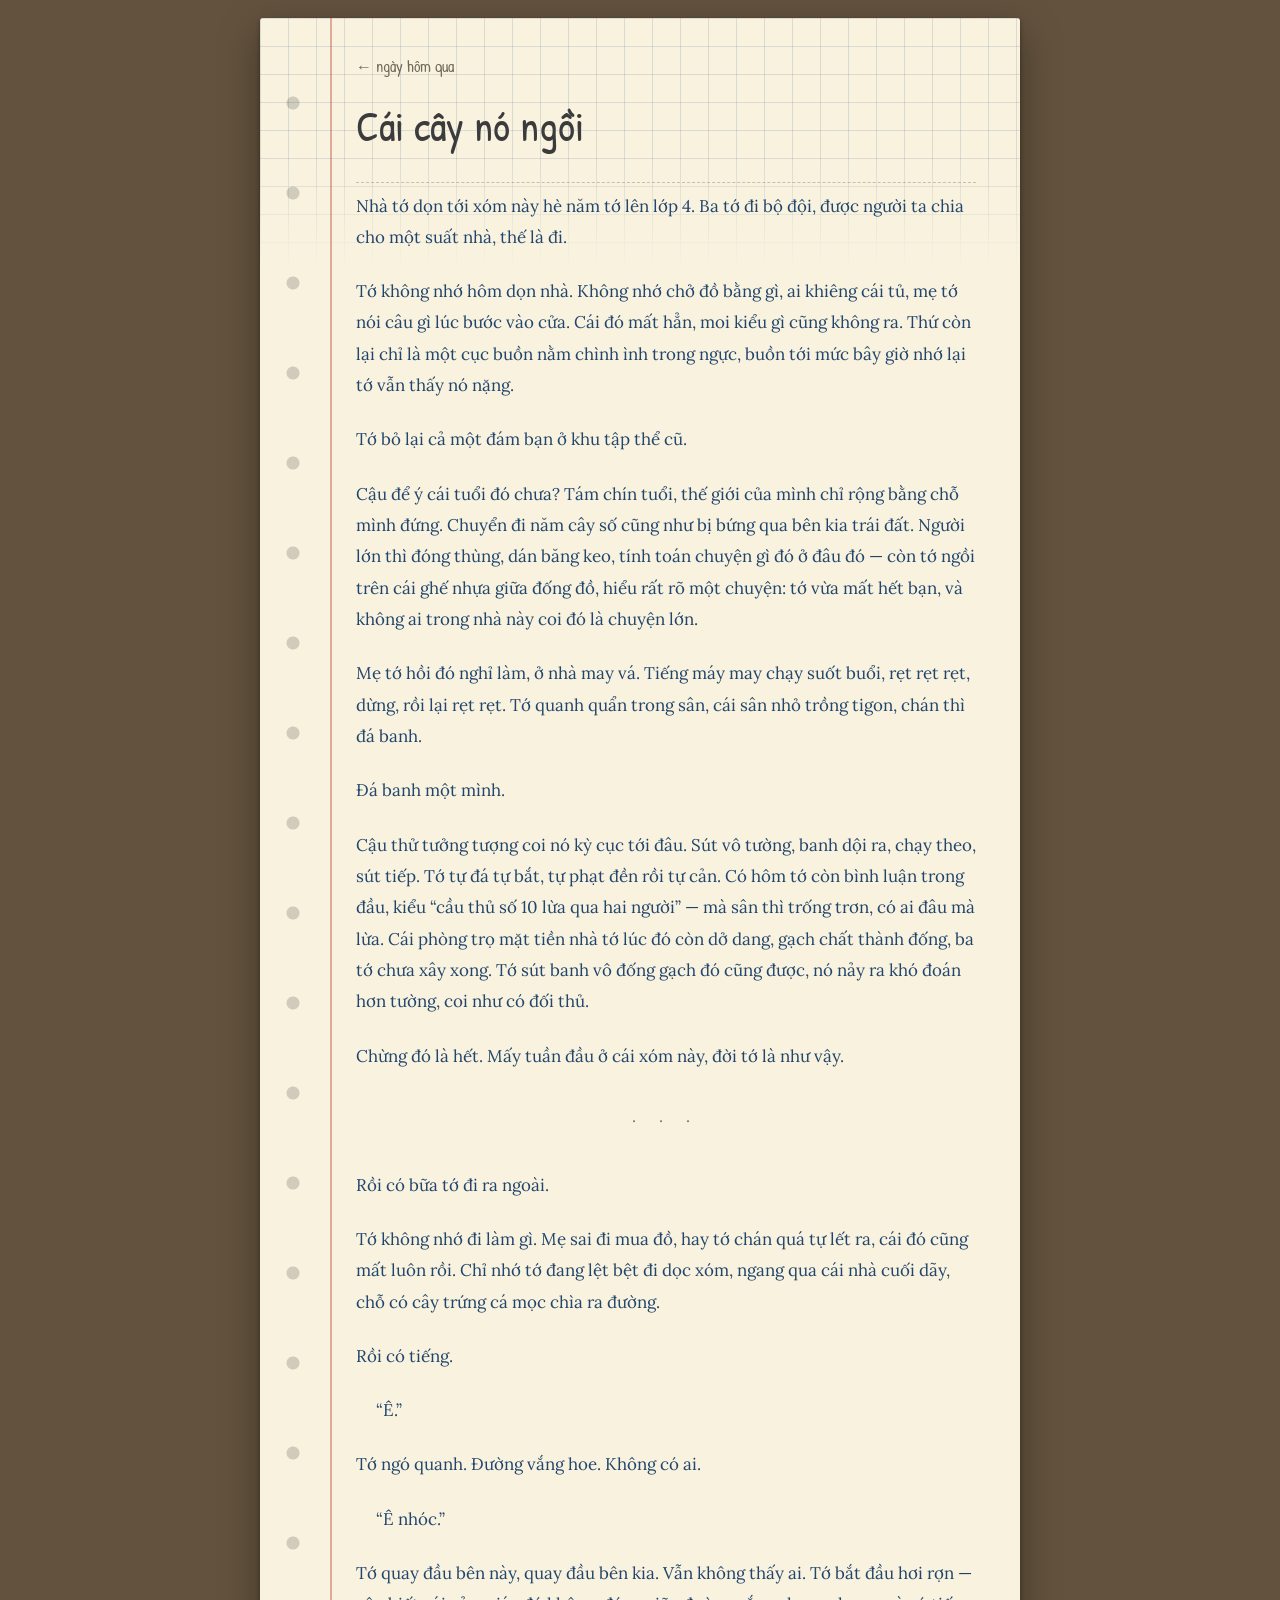
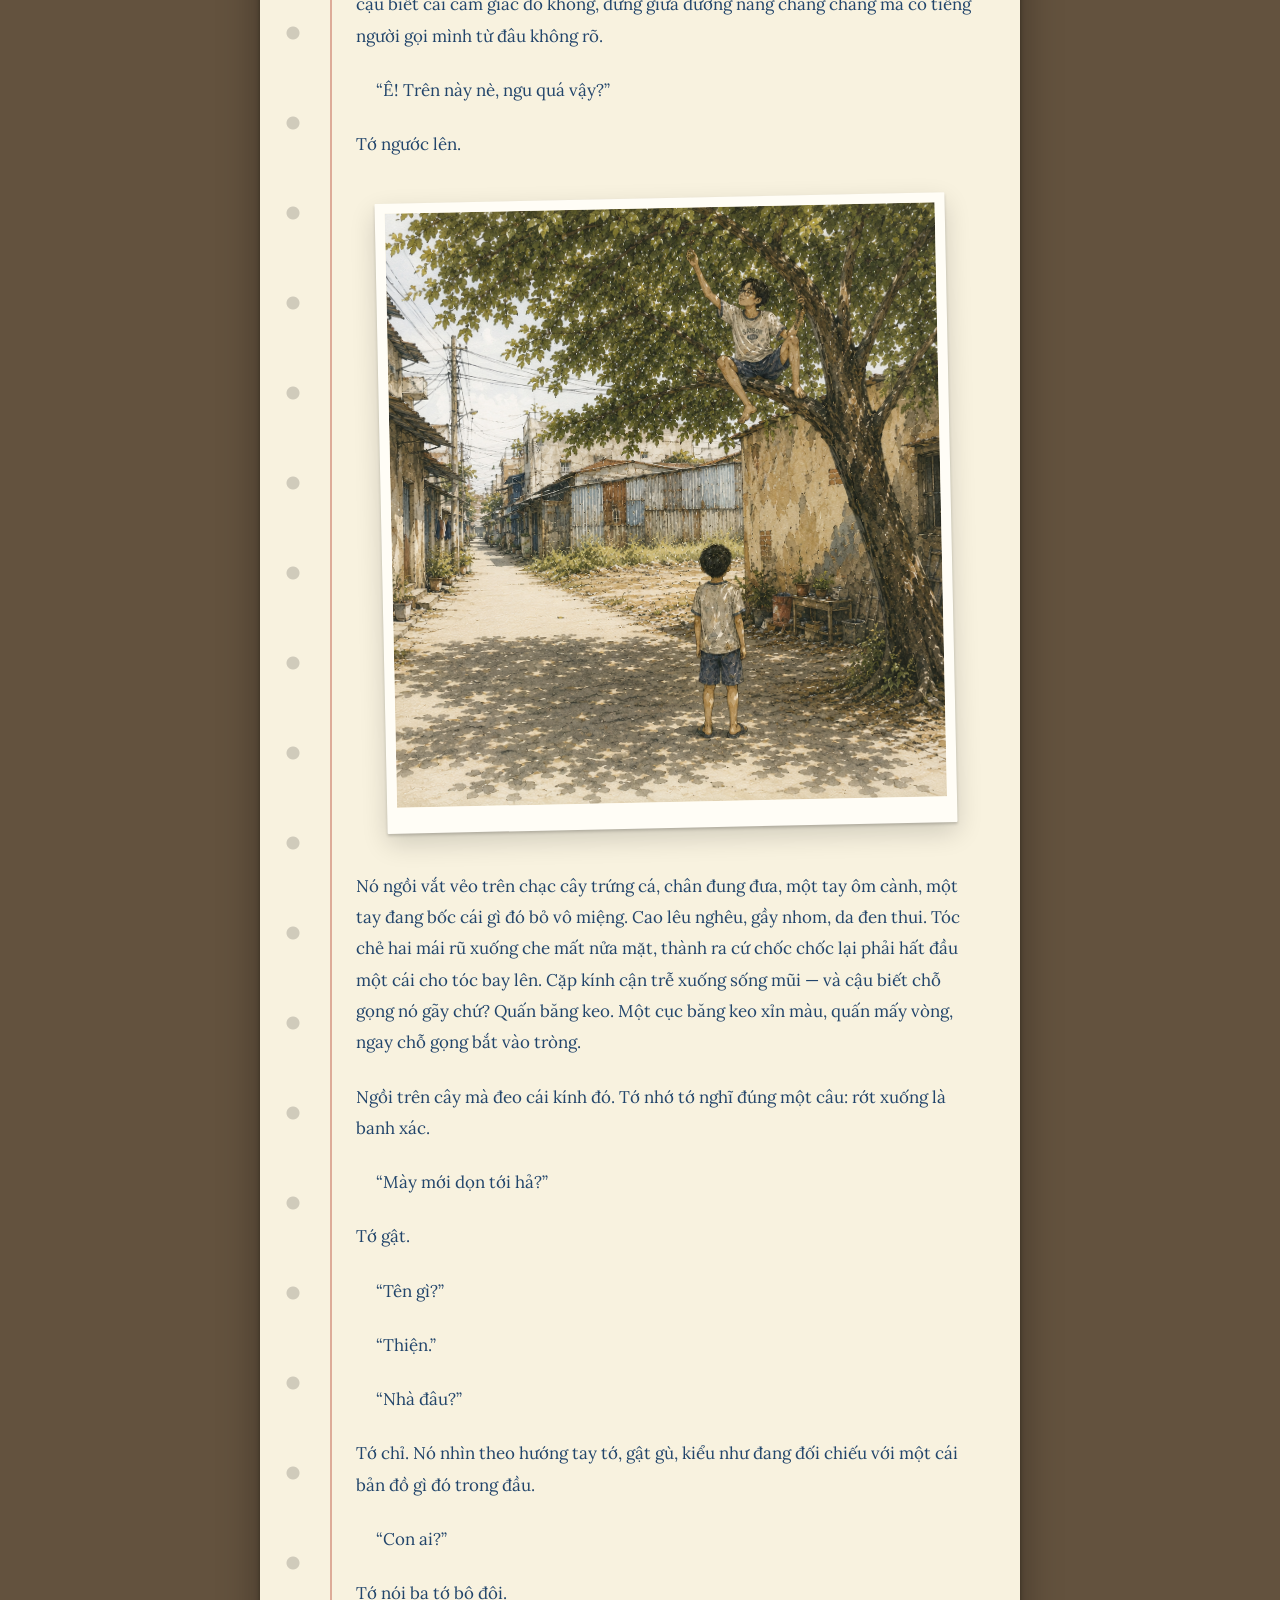
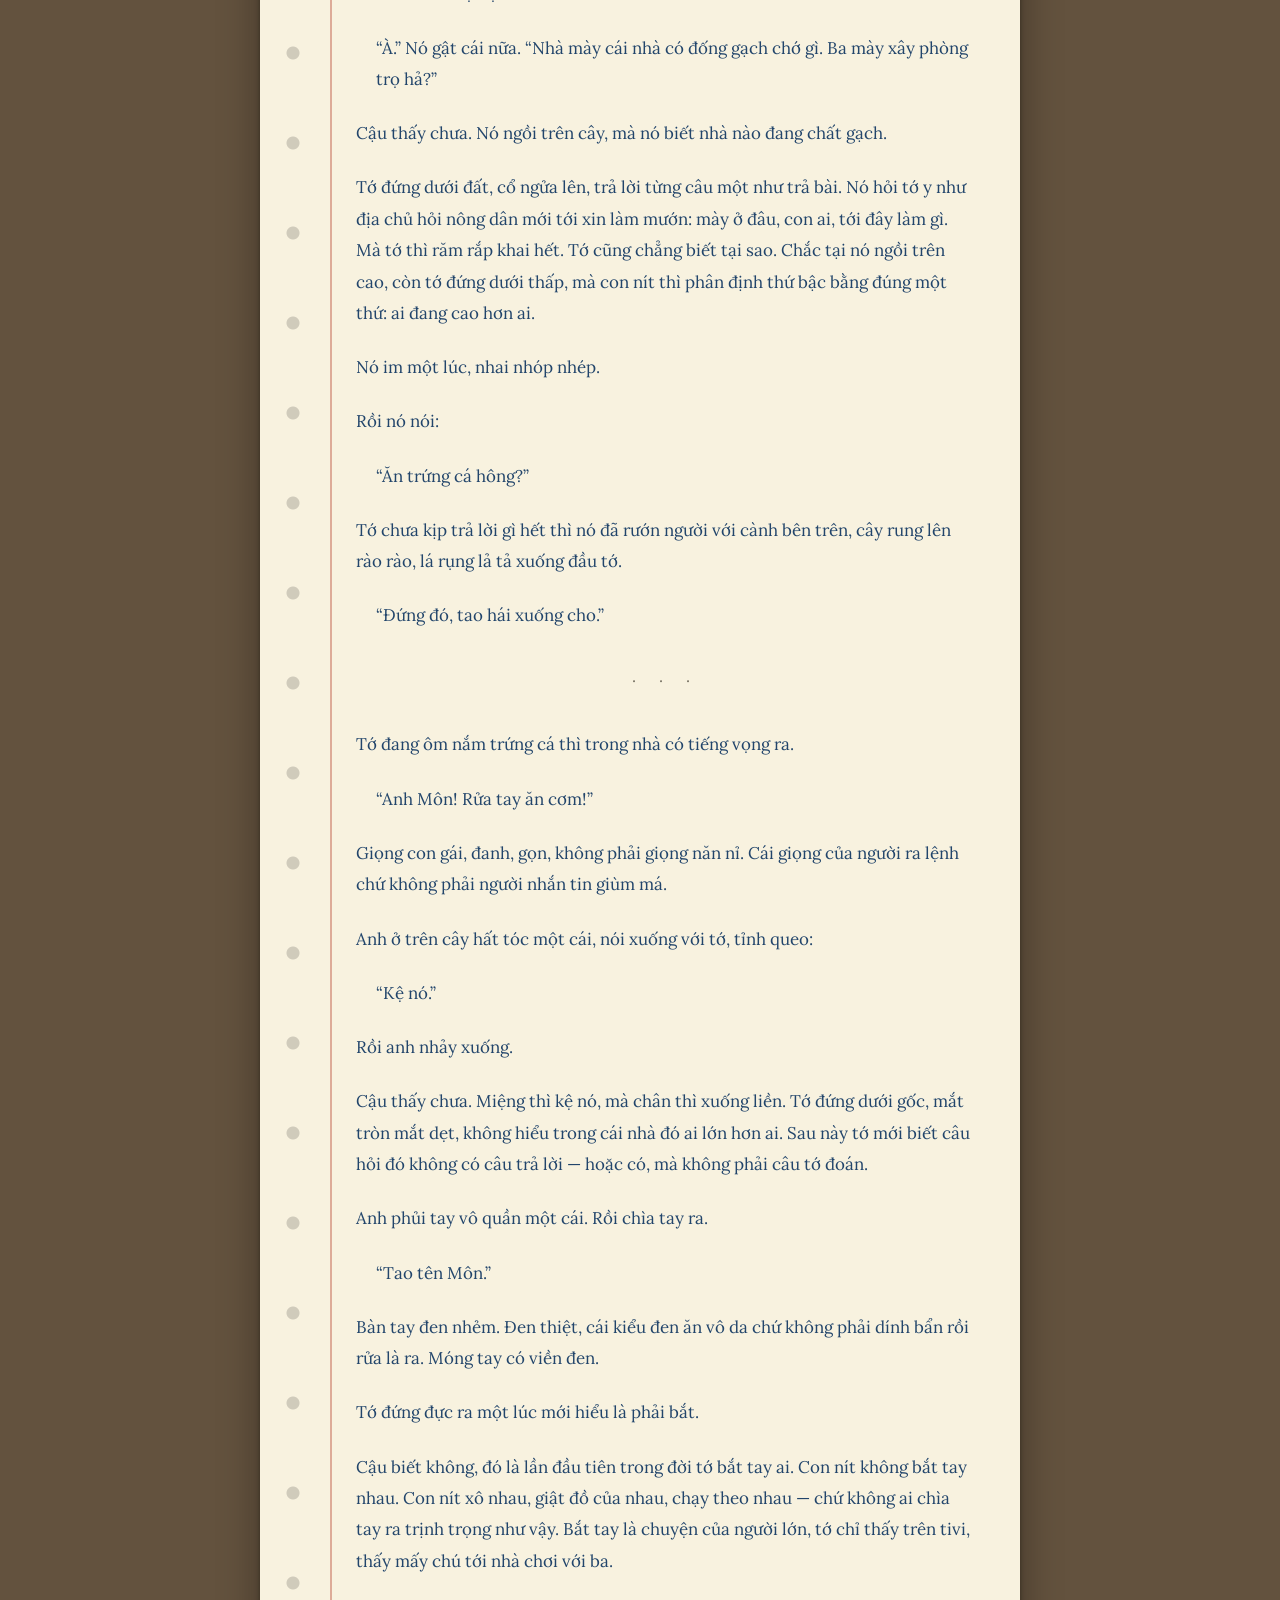
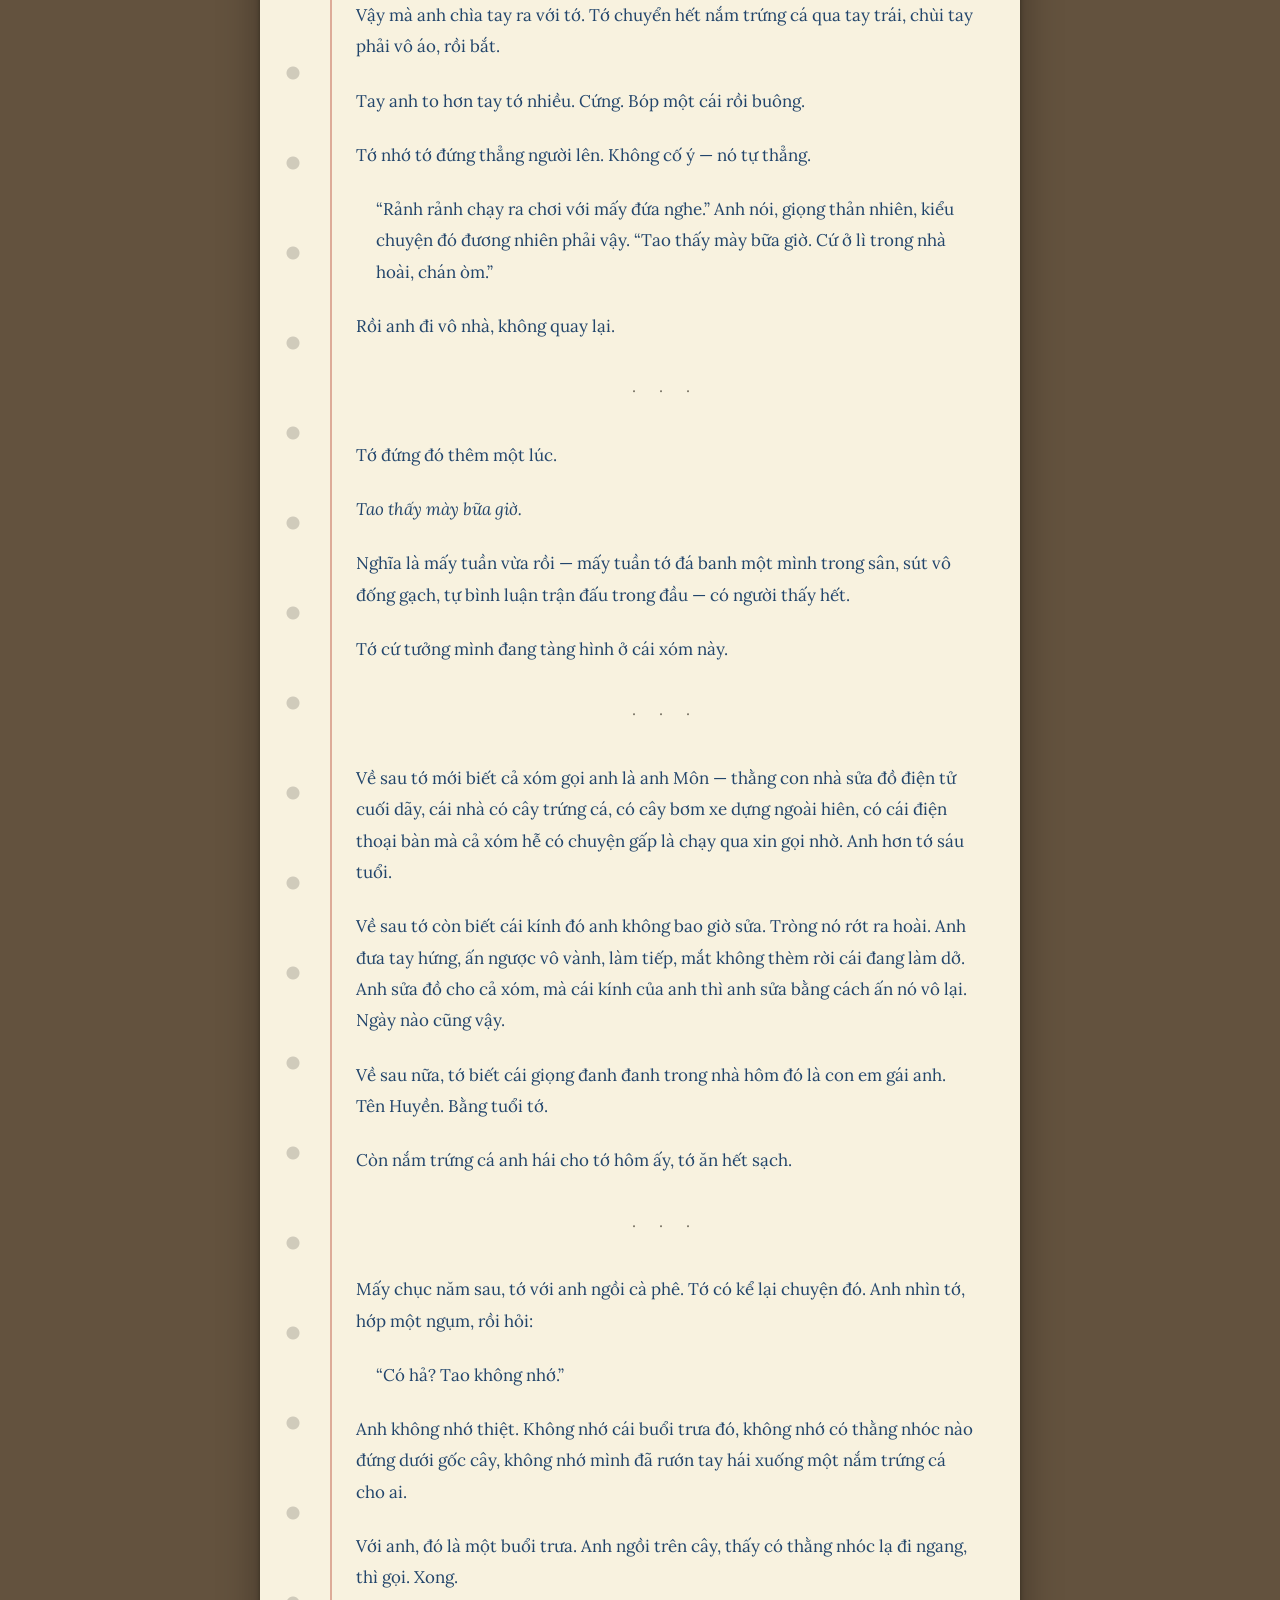
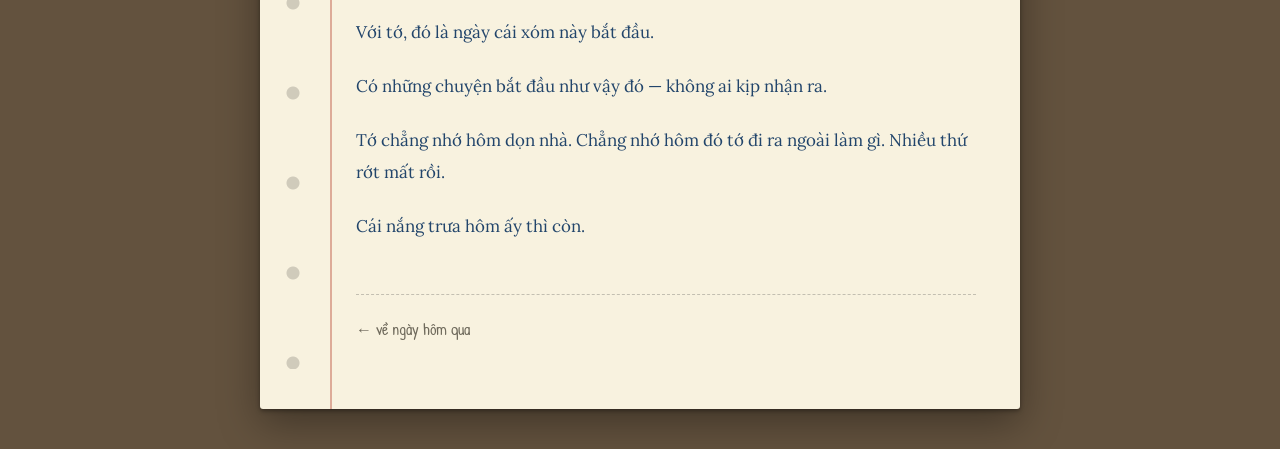
<file: cai-cay-no-ngoi.html>
<!DOCTYPE html>
<html lang="vi">
<head>
<meta charset="UTF-8">
<meta name="viewport" content="width=device-width, initial-scale=1.0">
<title>Cái cây nó ngồi — ngày hôm qua</title>

<!-- DA CỦA BÀI NÀY: Ô LY (tông NẮNG — chuyện ban ngày).
     Muốn đổi da riêng bài này: sửa đúng dòng theme-* bên dưới.
     NẮNG → theme-oly · ĐÈN VÀNG → theme-bangden · XÁM → theme-sach -->
<link rel="stylesheet" href="base.css">
<link rel="stylesheet" href="theme-oly.css">
</head>
<body>
<div class="page">
  <div class="texture"></div>

  <nav class="backbar">
    <a href="index.html">← ngày hôm qua</a>
  </nav>

  <div class="story-head">
    <h1>Cái cây nó ngồi</h1>
  </div>

  <hr class="rule">

<article>

    <p>Nhà tớ dọn tới xóm này hè năm tớ lên lớp 4. Ba tớ đi bộ đội, được người ta chia cho một suất nhà, thế là đi.</p>

    <p>Tớ không nhớ hôm dọn nhà. Không nhớ chở đồ bằng gì, ai khiêng cái tủ, mẹ tớ nói câu gì lúc bước vào cửa. Cái đó mất hẳn, moi kiểu gì cũng không ra. Thứ còn lại chỉ là một cục buồn nằm chình ình trong ngực, buồn tới mức bây giờ nhớ lại tớ vẫn thấy nó nặng.</p>

    <p>Tớ bỏ lại cả một đám bạn ở khu tập thể cũ.</p>

    <p>Cậu để ý cái tuổi đó chưa? Tám chín tuổi, thế giới của mình chỉ rộng bằng chỗ mình đứng. Chuyển đi năm cây số cũng như bị bứng qua bên kia trái đất. Người lớn thì đóng thùng, dán băng keo, tính toán chuyện gì đó ở đâu đó — còn tớ ngồi trên cái ghế nhựa giữa đống đồ, hiểu rất rõ một chuyện: tớ vừa mất hết bạn, và không ai trong nhà này coi đó là chuyện lớn.</p>

    <p>Mẹ tớ hồi đó nghỉ làm, ở nhà may vá. Tiếng máy may chạy suốt buổi, rẹt rẹt rẹt, dừng, rồi lại rẹt rẹt. Tớ quanh quẩn trong sân, cái sân nhỏ trồng tigon, chán thì đá banh.</p>

    <p>Đá banh một mình.</p>

    <p>Cậu thử tưởng tượng coi nó kỳ cục tới đâu. Sút vô tường, banh dội ra, chạy theo, sút tiếp. Tớ tự đá tự bắt, tự phạt đền rồi tự cản. Có hôm tớ còn bình luận trong đầu, kiểu “cầu thủ số 10 lừa qua hai người” — mà sân thì trống trơn, có ai đâu mà lừa. Cái phòng trọ mặt tiền nhà tớ lúc đó còn dở dang, gạch chất thành đống, ba tớ chưa xây xong. Tớ sút banh vô đống gạch đó cũng được, nó nảy ra khó đoán hơn tường, coi như có đối thủ.</p>

    <p>Chừng đó là hết. Mấy tuần đầu ở cái xóm này, đời tớ là như vậy.</p>

    <div class="sep">· · ·</div>

    <p>Rồi có bữa tớ đi ra ngoài.</p>

    <p>Tớ không nhớ đi làm gì. Mẹ sai đi mua đồ, hay tớ chán quá tự lết ra, cái đó cũng mất luôn rồi. Chỉ nhớ tớ đang lệt bệt đi dọc xóm, ngang qua cái nhà cuối dãy, chỗ có cây trứng cá mọc chìa ra đường.</p>

    <p>Rồi có tiếng.</p>

    <p class="dialog">“Ê.”</p>

    <p>Tớ ngó quanh. Đường vắng hoe. Không có ai.</p>

    <p class="dialog">“Ê nhóc.”</p>

    <p>Tớ quay đầu bên này, quay đầu bên kia. Vẫn không thấy ai. Tớ bắt đầu hơi rợn — cậu biết cái cảm giác đó không, đứng giữa đường nắng chang chang mà có tiếng người gọi mình từ đâu không rõ.</p>

    <p class="dialog">“Ê! Trên này nè, ngu quá vậy?”</p>

    <p>Tớ ngước lên.</p>

    <figure class="illu">
      <img src="cai-cay-no-ngoi.png" alt="Thằng nhóc đứng dưới gốc cây trứng cá, ngửa cổ nhìn lên. Trên chạc cây, một thiếu niên gầy nhom đang rướn tay hái quả. Trưa nắng, hẻm xóm lao động Sài Gòn cuối thập niên 90.">
    </figure>

    <p>Nó ngồi vắt vẻo trên chạc cây trứng cá, chân đung đưa, một tay ôm cành, một tay đang bốc cái gì đó bỏ vô miệng. Cao lêu nghêu, gầy nhom, da đen thui. Tóc chẻ hai mái rũ xuống che mất nửa mặt, thành ra cứ chốc chốc lại phải hất đầu một cái cho tóc bay lên. Cặp kính cận trễ xuống sống mũi — và cậu biết chỗ gọng nó gãy chứ? Quấn băng keo. Một cục băng keo xỉn màu, quấn mấy vòng, ngay chỗ gọng bắt vào tròng.</p>

    <p>Ngồi trên cây mà đeo cái kính đó. Tớ nhớ tớ nghĩ đúng một câu: rớt xuống là banh xác.</p>

    <p class="dialog">“Mày mới dọn tới hả?”</p>

    <p>Tớ gật.</p>

    <p class="dialog">“Tên gì?”</p>

    <p class="dialog">“Thiện.”</p>

    <p class="dialog">“Nhà đâu?”</p>

    <p>Tớ chỉ. Nó nhìn theo hướng tay tớ, gật gù, kiểu như đang đối chiếu với một cái bản đồ gì đó trong đầu.</p>

    <p class="dialog">“Con ai?”</p>

    <p>Tớ nói ba tớ bộ đội.</p>

    <p class="dialog">“À.” Nó gật cái nữa. “Nhà mày cái nhà có đống gạch chớ gì. Ba mày xây phòng trọ hả?”</p>

    <p>Cậu thấy chưa. Nó ngồi trên cây, mà nó biết nhà nào đang chất gạch.</p>

    <p>Tớ đứng dưới đất, cổ ngửa lên, trả lời từng câu một như trả bài. Nó hỏi tớ y như địa chủ hỏi nông dân mới tới xin làm mướn: mày ở đâu, con ai, tới đây làm gì. Mà tớ thì răm rắp khai hết. Tớ cũng chẳng biết tại sao. Chắc tại nó ngồi trên cao, còn tớ đứng dưới thấp, mà con nít thì phân định thứ bậc bằng đúng một thứ: ai đang cao hơn ai.</p>

    <p>Nó im một lúc, nhai nhóp nhép.</p>

    <p>Rồi nó nói:</p>

    <p class="dialog">“Ăn trứng cá hông?”</p>

    <p>Tớ chưa kịp trả lời gì hết thì nó đã rướn người với cành bên trên, cây rung lên rào rào, lá rụng lả tả xuống đầu tớ.</p>

    <p class="dialog">“Đứng đó, tao hái xuống cho.”</p>

    <div class="sep">· · ·</div>

    <p>Tớ đang ôm nắm trứng cá thì trong nhà có tiếng vọng ra.</p>

    <p class="dialog">“Anh Môn! Rửa tay ăn cơm!”</p>

    <p>Giọng con gái, đanh, gọn, không phải giọng năn nỉ. Cái giọng của người ra lệnh chứ không phải người nhắn tin giùm má.</p>

    <p>Anh ở trên cây hất tóc một cái, nói xuống với tớ, tỉnh queo:</p>

    <p class="dialog">“Kệ nó.”</p>

    <p>Rồi anh nhảy xuống.</p>

    <p>Cậu thấy chưa. Miệng thì kệ nó, mà chân thì xuống liền. Tớ đứng dưới gốc, mắt tròn mắt dẹt, không hiểu trong cái nhà đó ai lớn hơn ai. Sau này tớ mới biết câu hỏi đó không có câu trả lời — hoặc có, mà không phải câu tớ đoán.</p>

    <p>Anh phủi tay vô quần một cái. Rồi chìa tay ra.</p>

    <p class="dialog">“Tao tên Môn.”</p>

    <p>Bàn tay đen nhẻm. Đen thiệt, cái kiểu đen ăn vô da chứ không phải dính bẩn rồi rửa là ra. Móng tay có viền đen.</p>

    <p>Tớ đứng đực ra một lúc mới hiểu là phải bắt.</p>

    <p>Cậu biết không, đó là lần đầu tiên trong đời tớ bắt tay ai. Con nít không bắt tay nhau. Con nít xô nhau, giật đồ của nhau, chạy theo nhau — chứ không ai chìa tay ra trịnh trọng như vậy. Bắt tay là chuyện của người lớn, tớ chỉ thấy trên tivi, thấy mấy chú tới nhà chơi với ba.</p>

    <p>Vậy mà anh chìa tay ra với tớ. Tớ chuyển hết nắm trứng cá qua tay trái, chùi tay phải vô áo, rồi bắt.</p>

    <p>Tay anh to hơn tay tớ nhiều. Cứng. Bóp một cái rồi buông.</p>

    <p>Tớ nhớ tớ đứng thẳng người lên. Không cố ý — nó tự thẳng.</p>

    <p class="dialog">“Rảnh rảnh chạy ra chơi với mấy đứa nghe.” Anh nói, giọng thản nhiên, kiểu chuyện đó đương nhiên phải vậy. “Tao thấy mày bữa giờ. Cứ ở lì trong nhà hoài, chán òm.”</p>

    <p>Rồi anh đi vô nhà, không quay lại.</p>

    <div class="sep">· · ·</div>

    <p>Tớ đứng đó thêm một lúc.</p>

    <p class="em">Tao thấy mày bữa giờ.</p>

    <p>Nghĩa là mấy tuần vừa rồi — mấy tuần tớ đá banh một mình trong sân, sút vô đống gạch, tự bình luận trận đấu trong đầu — có người thấy hết.</p>

    <p>Tớ cứ tưởng mình đang tàng hình ở cái xóm này.</p>

    <div class="sep">· · ·</div>

    <p>Về sau tớ mới biết cả xóm gọi anh là anh Môn — thằng con nhà sửa đồ điện tử cuối dãy, cái nhà có cây trứng cá, có cây bơm xe dựng ngoài hiên, có cái điện thoại bàn mà cả xóm hễ có chuyện gấp là chạy qua xin gọi nhờ. Anh hơn tớ sáu tuổi.</p>

    <p>Về sau tớ còn biết cái kính đó anh không bao giờ sửa. Tròng nó rớt ra hoài. Anh đưa tay hứng, ấn ngược vô vành, làm tiếp, mắt không thèm rời cái đang làm dở. Anh sửa đồ cho cả xóm, mà cái kính của anh thì anh sửa bằng cách ấn nó vô lại. Ngày nào cũng vậy.</p>

    <p>Về sau nữa, tớ biết cái giọng đanh đanh trong nhà hôm đó là con em gái anh. Tên Huyền. Bằng tuổi tớ.</p>

    <p>Còn nắm trứng cá anh hái cho tớ hôm ấy, tớ ăn hết sạch.</p>

    <div class="sep">· · ·</div>

    <p>Mấy chục năm sau, tớ với anh ngồi cà phê. Tớ có kể lại chuyện đó. Anh nhìn tớ, hớp một ngụm, rồi hỏi:</p>

    <p class="dialog">“Có hả? Tao không nhớ.”</p>

    <p>Anh không nhớ thiệt. Không nhớ cái buổi trưa đó, không nhớ có thằng nhóc nào đứng dưới gốc cây, không nhớ mình đã rướn tay hái xuống một nắm trứng cá cho ai.</p>

    <p>Với anh, đó là một buổi trưa. Anh ngồi trên cây, thấy có thằng nhóc lạ đi ngang, thì gọi. Xong.</p>

    <p>Với tớ, đó là ngày cái xóm này bắt đầu.</p>

    <p>Có những chuyện bắt đầu như vậy đó — không ai kịp nhận ra.</p>

    <p>Tớ chẳng nhớ hôm dọn nhà. Chẳng nhớ hôm đó tớ đi ra ngoài làm gì. Nhiều thứ rớt mất rồi.</p>

    <p>Cái nắng trưa hôm ấy thì còn.</p>

  </article>

  <div class="endmark">
    <a href="index.html">← về ngày hôm qua</a>
  </div>
</div>
</body>
</html>
</file>
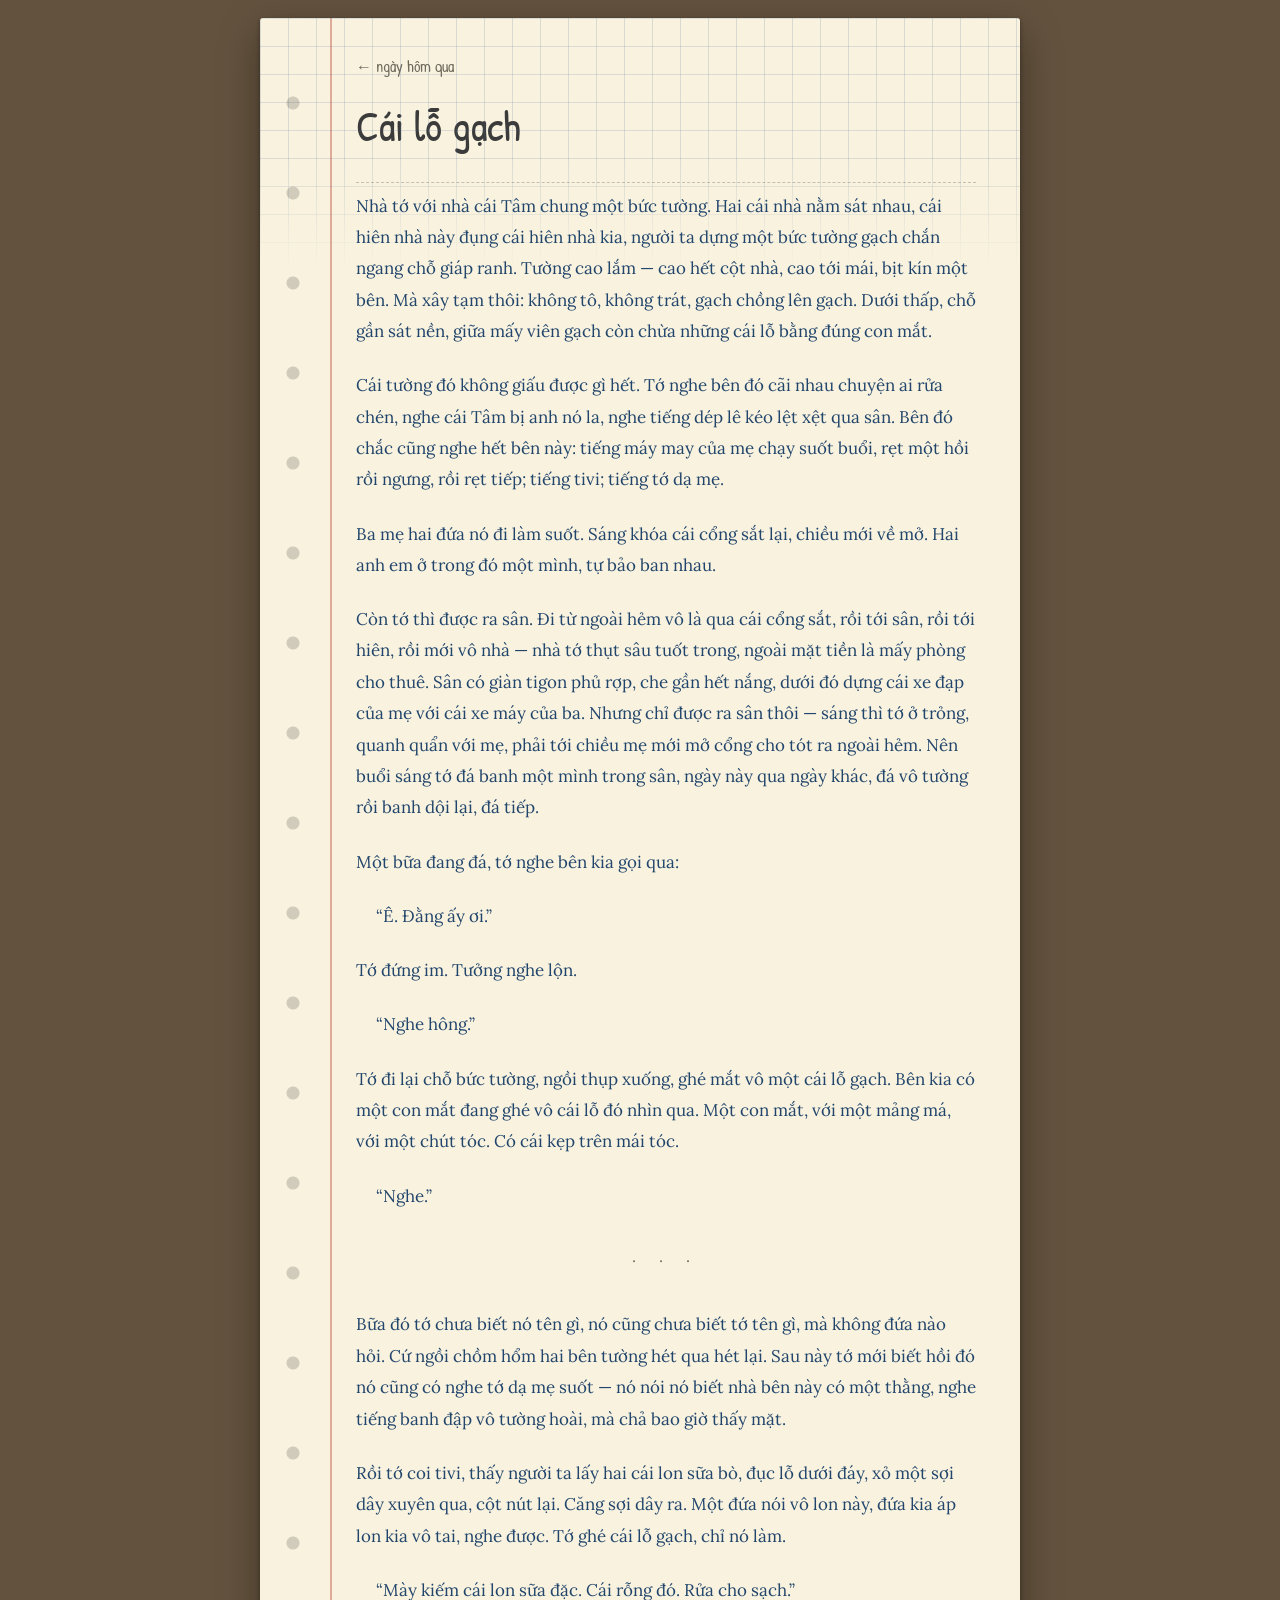
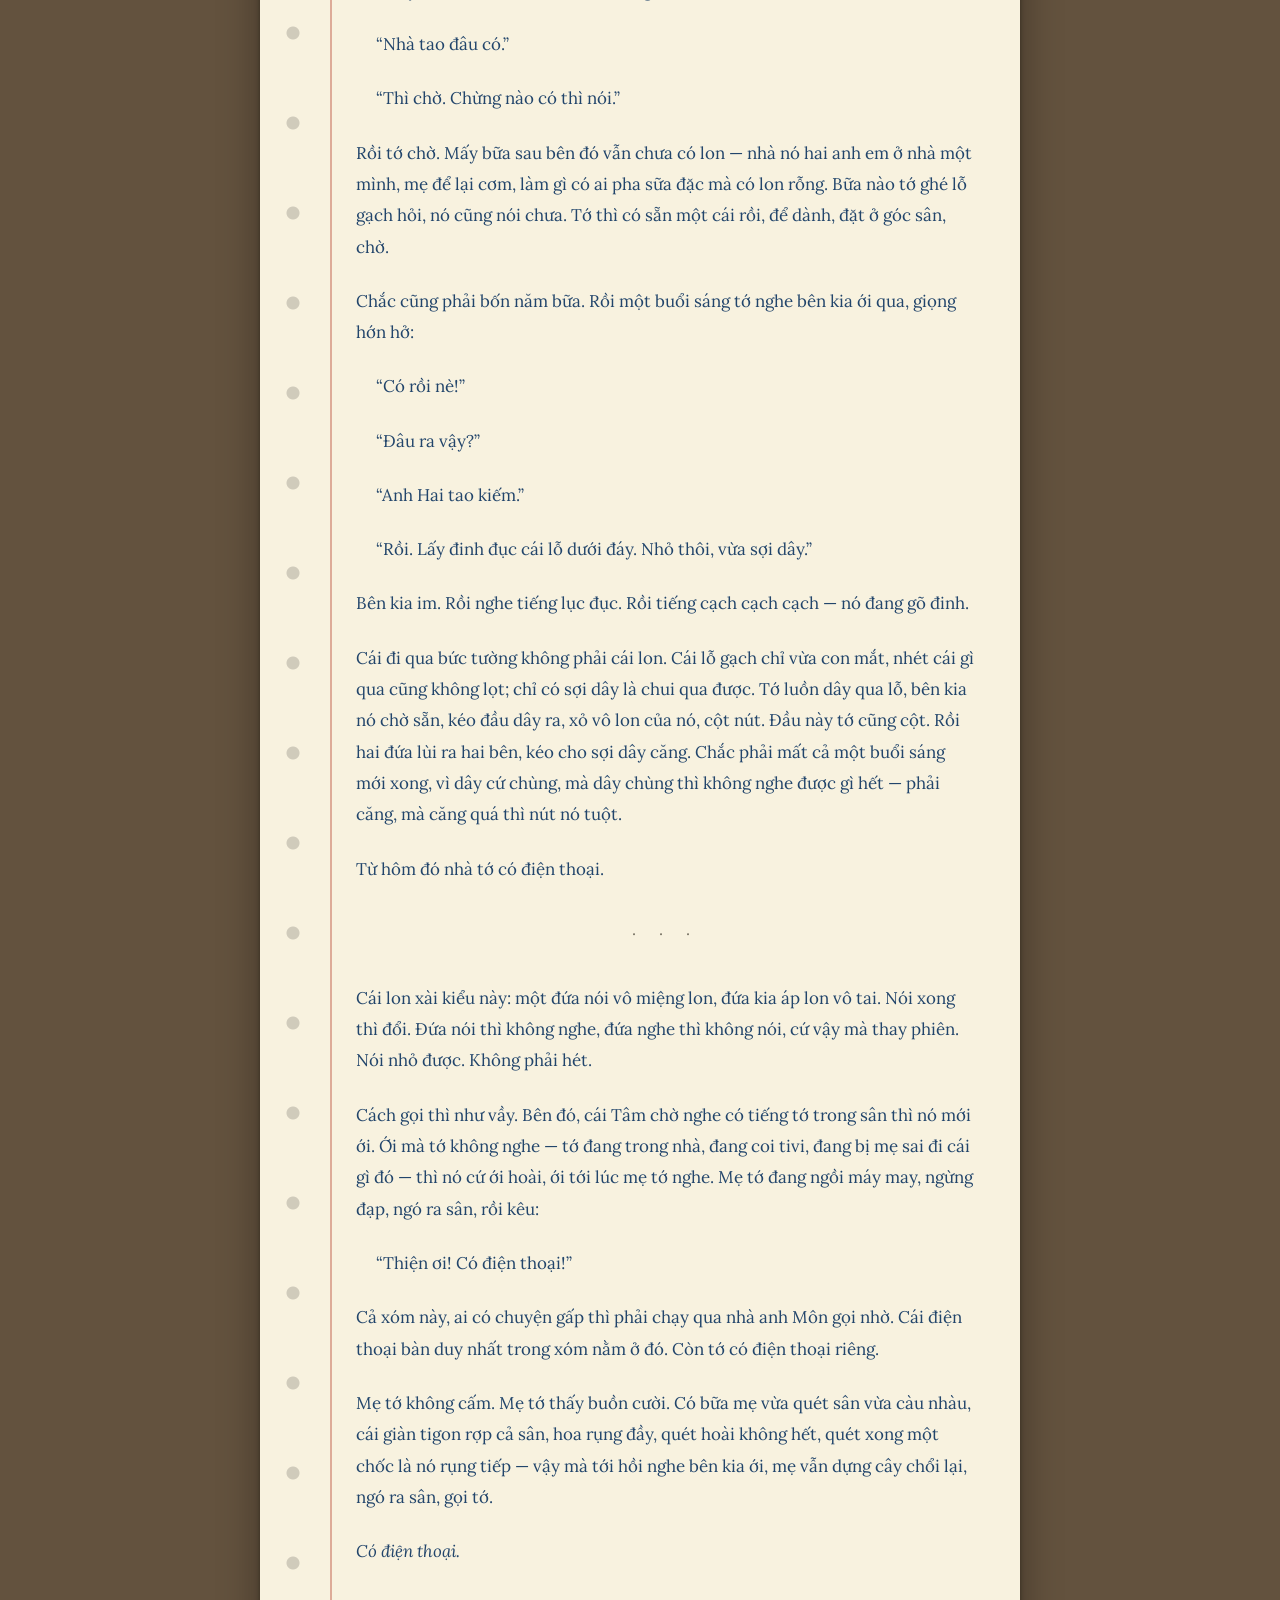
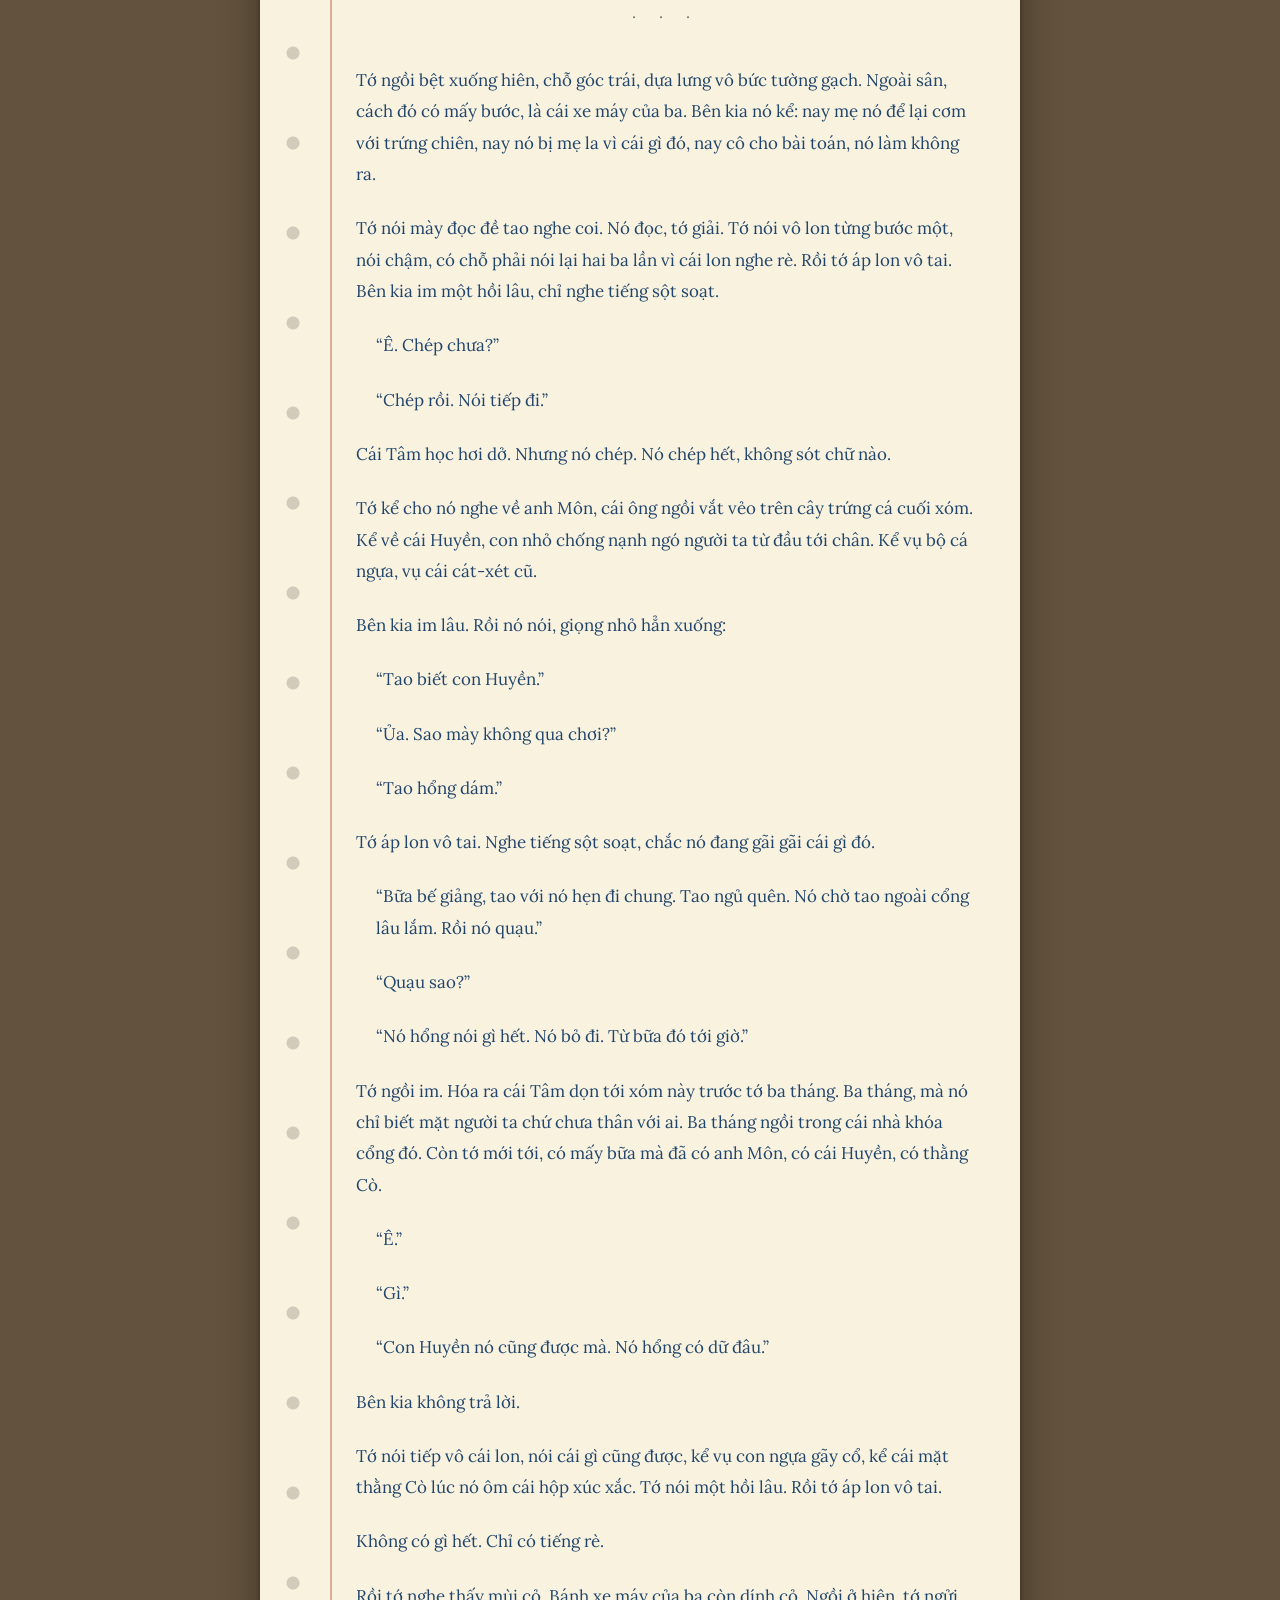
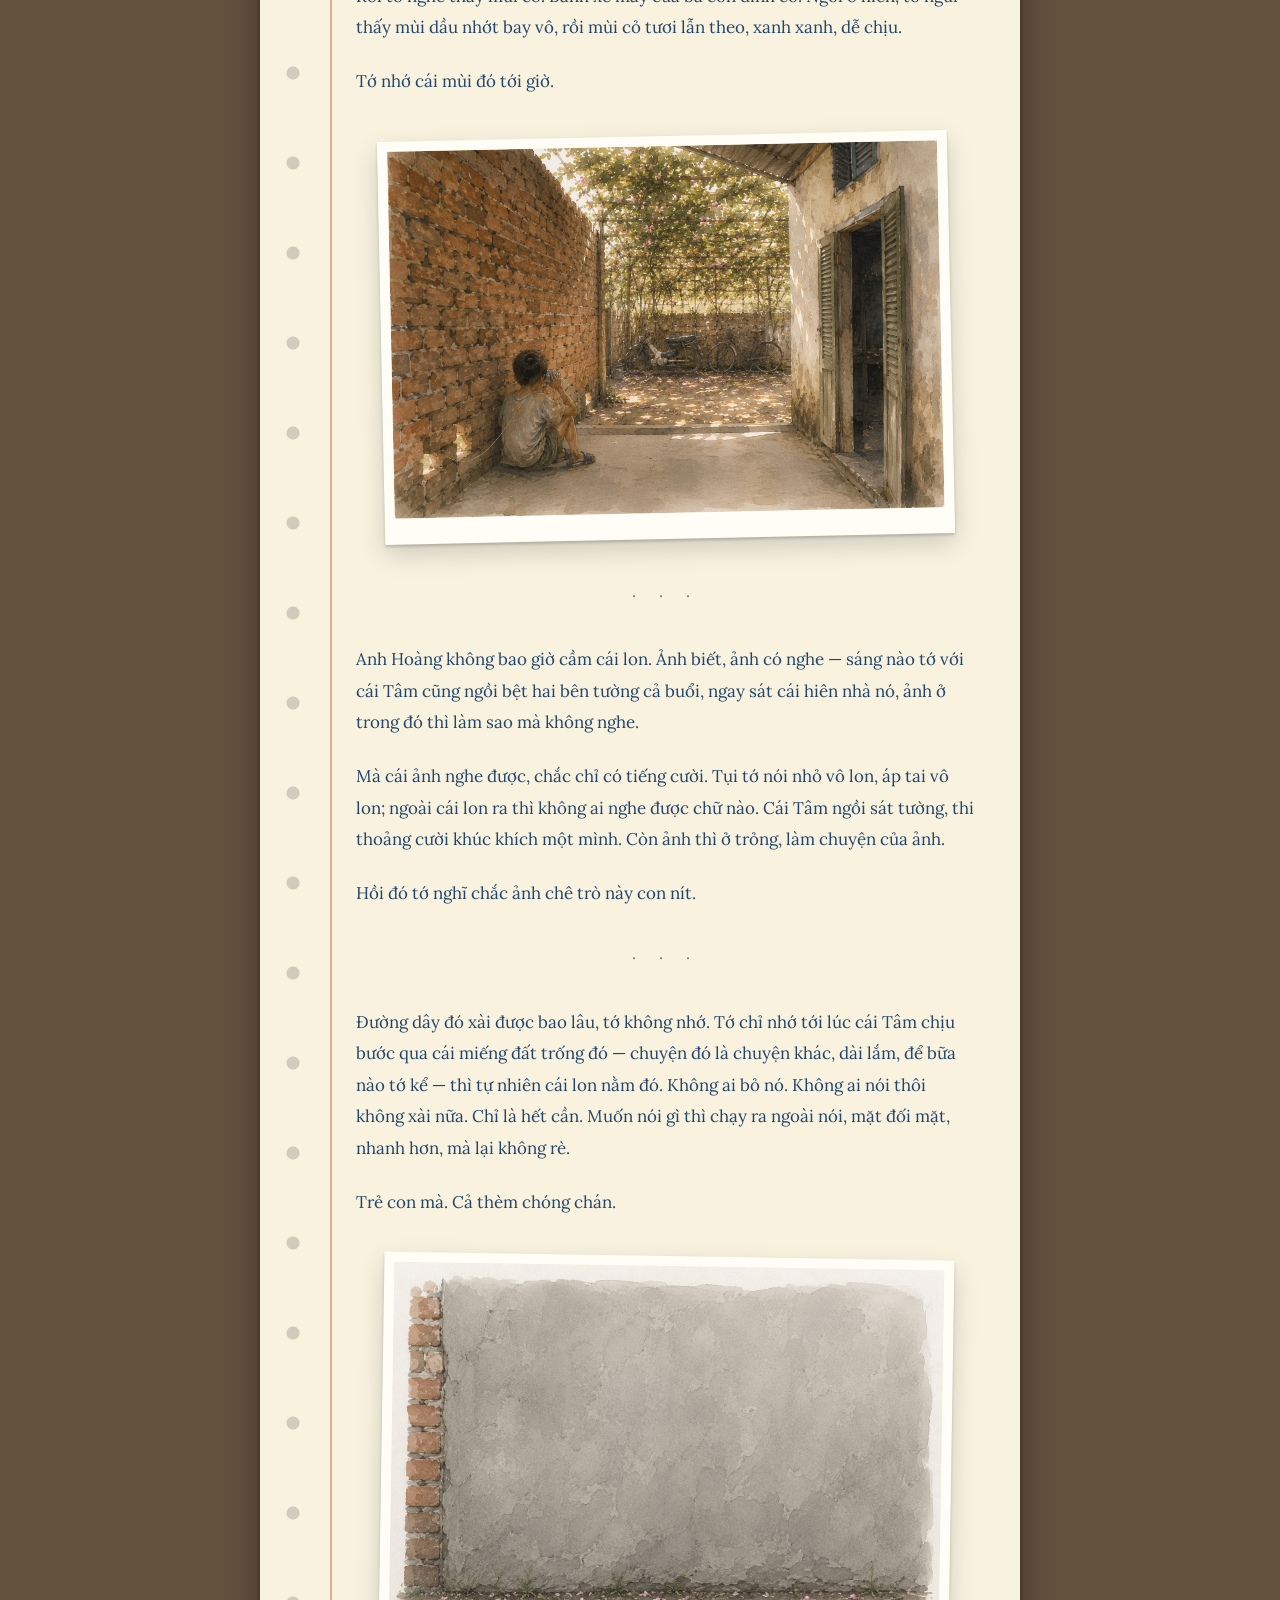
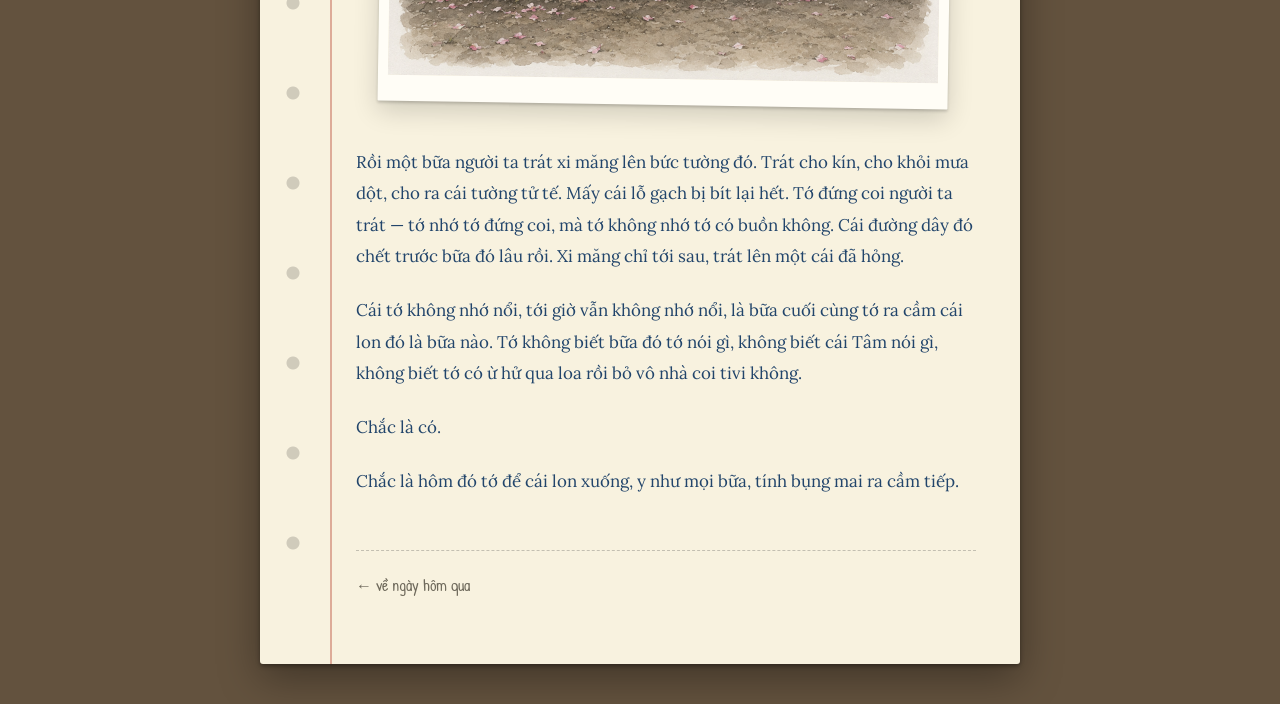
<file: cai-lo-gach.html>
<!DOCTYPE html>
<html lang="vi">
<head>
<meta charset="UTF-8">
<meta name="viewport" content="width=device-width, initial-scale=1.0">
<title>Cái lỗ gạch — ngày hôm qua</title>

<!-- DA CỦA BÀI NÀY: Ô LY (tông NẮNG — buổi sáng trong sân).
     NẮNG → theme-oly · ĐÈN VÀNG → theme-bangden · XÁM → theme-sach -->
<link rel="stylesheet" href="base.css">
<link rel="stylesheet" href="theme-oly.css">
</head>
<body>
<div class="page">
  <div class="texture"></div>

  <nav class="backbar">
    <a href="index.html">← ngày hôm qua</a>
  </nav>

  <div class="story-head">
    <h1>Cái lỗ gạch</h1>
  </div>

  <hr class="rule">

  <article>

    <p>Nhà tớ với nhà cái Tâm chung một bức tường. Hai cái nhà nằm sát nhau, cái hiên nhà này đụng cái hiên nhà kia, người ta dựng một bức tường gạch chắn ngang chỗ giáp ranh. Tường cao lắm — cao hết cột nhà, cao tới mái, bịt kín một bên. Mà xây tạm thôi: không tô, không trát, gạch chồng lên gạch. Dưới thấp, chỗ gần sát nền, giữa mấy viên gạch còn chừa những cái lỗ bằng đúng con mắt.</p>

    <p>Cái tường đó không giấu được gì hết. Tớ nghe bên đó cãi nhau chuyện ai rửa chén, nghe cái Tâm bị anh nó la, nghe tiếng dép lê kéo lệt xệt qua sân. Bên đó chắc cũng nghe hết bên này: tiếng máy may của mẹ chạy suốt buổi, rẹt một hồi rồi ngưng, rồi rẹt tiếp; tiếng tivi; tiếng tớ dạ mẹ.</p>

    <p>Ba mẹ hai đứa nó đi làm suốt. Sáng khóa cái cổng sắt lại, chiều mới về mở. Hai anh em ở trong đó một mình, tự bảo ban nhau.</p>

    <p>Còn tớ thì được ra sân. Đi từ ngoài hẻm vô là qua cái cổng sắt, rồi tới sân, rồi tới hiên, rồi mới vô nhà — nhà tớ thụt sâu tuốt trong, ngoài mặt tiền là mấy phòng cho thuê. Sân có giàn tigon phủ rợp, che gần hết nắng, dưới đó dựng cái xe đạp của mẹ với cái xe máy của ba. Nhưng chỉ được ra sân thôi — sáng thì tớ ở trỏng, quanh quẩn với mẹ, phải tới chiều mẹ mới mở cổng cho tót ra ngoài hẻm. Nên buổi sáng tớ đá banh một mình trong sân, ngày này qua ngày khác, đá vô tường rồi banh dội lại, đá tiếp.</p>

    <p>Một bữa đang đá, tớ nghe bên kia gọi qua:</p>

    <p class="dialog">“Ê. Đằng ấy ơi.”</p>

    <p>Tớ đứng im. Tưởng nghe lộn.</p>

    <p class="dialog">“Nghe hông.”</p>

    <p>Tớ đi lại chỗ bức tường, ngồi thụp xuống, ghé mắt vô một cái lỗ gạch. Bên kia có một con mắt đang ghé vô cái lỗ đó nhìn qua. Một con mắt, với một mảng má, với một chút tóc. Có cái kẹp trên mái tóc.</p>

    <p class="dialog">“Nghe.”</p>

    <div class="sep">· · ·</div>

    <p>Bữa đó tớ chưa biết nó tên gì, nó cũng chưa biết tớ tên gì, mà không đứa nào hỏi. Cứ ngồi chồm hổm hai bên tường hét qua hét lại. Sau này tớ mới biết hồi đó nó cũng có nghe tớ dạ mẹ suốt — nó nói nó biết nhà bên này có một thằng, nghe tiếng banh đập vô tường hoài, mà chả bao giờ thấy mặt.</p>

    <p>Rồi tớ coi tivi, thấy người ta lấy hai cái lon sữa bò, đục lỗ dưới đáy, xỏ một sợi dây xuyên qua, cột nút lại. Căng sợi dây ra. Một đứa nói vô lon này, đứa kia áp lon kia vô tai, nghe được. Tớ ghé cái lỗ gạch, chỉ nó làm.</p>

    <p class="dialog">“Mày kiếm cái lon sữa đặc. Cái rỗng đó. Rửa cho sạch.”</p>

    <p class="dialog">“Nhà tao đâu có.”</p>

    <p class="dialog">“Thì chờ. Chừng nào có thì nói.”</p>

    <p>Rồi tớ chờ. Mấy bữa sau bên đó vẫn chưa có lon — nhà nó hai anh em ở nhà một mình, mẹ để lại cơm, làm gì có ai pha sữa đặc mà có lon rỗng. Bữa nào tớ ghé lỗ gạch hỏi, nó cũng nói chưa. Tớ thì có sẵn một cái rồi, để dành, đặt ở góc sân, chờ.</p>

    <p>Chắc cũng phải bốn năm bữa. Rồi một buổi sáng tớ nghe bên kia ới qua, giọng hớn hở:</p>

    <p class="dialog">“Có rồi nè!”</p>

    <p class="dialog">“Đâu ra vậy?”</p>

    <p class="dialog">“Anh Hai tao kiếm.”</p>

    <p class="dialog">“Rồi. Lấy đinh đục cái lỗ dưới đáy. Nhỏ thôi, vừa sợi dây.”</p>

    <p>Bên kia im. Rồi nghe tiếng lục đục. Rồi tiếng cạch cạch cạch — nó đang gõ đinh.</p>

    <p>Cái đi qua bức tường không phải cái lon. Cái lỗ gạch chỉ vừa con mắt, nhét cái gì qua cũng không lọt; chỉ có sợi dây là chui qua được. Tớ luồn dây qua lỗ, bên kia nó chờ sẵn, kéo đầu dây ra, xỏ vô lon của nó, cột nút. Đầu này tớ cũng cột. Rồi hai đứa lùi ra hai bên, kéo cho sợi dây căng. Chắc phải mất cả một buổi sáng mới xong, vì dây cứ chùng, mà dây chùng thì không nghe được gì hết — phải căng, mà căng quá thì nút nó tuột.</p>

    <p>Từ hôm đó nhà tớ có điện thoại.</p>

    <div class="sep">· · ·</div>

    <p>Cái lon xài kiểu này: một đứa nói vô miệng lon, đứa kia áp lon vô tai. Nói xong thì đổi. Đứa nói thì không nghe, đứa nghe thì không nói, cứ vậy mà thay phiên. Nói nhỏ được. Không phải hét.</p>

    <p>Cách gọi thì như vầy. Bên đó, cái Tâm chờ nghe có tiếng tớ trong sân thì nó mới ới. Ới mà tớ không nghe — tớ đang trong nhà, đang coi tivi, đang bị mẹ sai đi cái gì đó — thì nó cứ ới hoài, ới tới lúc mẹ tớ nghe. Mẹ tớ đang ngồi máy may, ngừng đạp, ngó ra sân, rồi kêu:</p>

    <p class="dialog">“Thiện ơi! Có điện thoại!”</p>

    <p>Cả xóm này, ai có chuyện gấp thì phải chạy qua nhà anh Môn gọi nhờ. Cái điện thoại bàn duy nhất trong xóm nằm ở đó. Còn tớ có điện thoại riêng.</p>

    <p>Mẹ tớ không cấm. Mẹ tớ thấy buồn cười. Có bữa mẹ vừa quét sân vừa càu nhàu, cái giàn tigon rợp cả sân, hoa rụng đầy, quét hoài không hết, quét xong một chốc là nó rụng tiếp — vậy mà tới hồi nghe bên kia ới, mẹ vẫn dựng cây chổi lại, ngó ra sân, gọi tớ.</p>

    <p class="em">Có điện thoại.</p>

    <div class="sep">· · ·</div>

    <p>Tớ ngồi bệt xuống hiên, chỗ góc trái, dựa lưng vô bức tường gạch. Ngoài sân, cách đó có mấy bước, là cái xe máy của ba. Bên kia nó kể: nay mẹ nó để lại cơm với trứng chiên, nay nó bị mẹ la vì cái gì đó, nay cô cho bài toán, nó làm không ra.</p>

    <p>Tớ nói mày đọc đề tao nghe coi. Nó đọc, tớ giải. Tớ nói vô lon từng bước một, nói chậm, có chỗ phải nói lại hai ba lần vì cái lon nghe rè. Rồi tớ áp lon vô tai. Bên kia im một hồi lâu, chỉ nghe tiếng sột soạt.</p>

    <p class="dialog">“Ê. Chép chưa?”</p>

    <p class="dialog">“Chép rồi. Nói tiếp đi.”</p>

    <p>Cái Tâm học hơi dở. Nhưng nó chép. Nó chép hết, không sót chữ nào.</p>

    <p>Tớ kể cho nó nghe về anh Môn, cái ông ngồi vắt vẻo trên cây trứng cá cuối xóm. Kể về cái Huyền, con nhỏ chống nạnh ngó người ta từ đầu tới chân. Kể vụ bộ cá ngựa, vụ cái cát-xét cũ.</p>

    <p>Bên kia im lâu. Rồi nó nói, giọng nhỏ hẳn xuống:</p>

    <p class="dialog">“Tao biết con Huyền.”</p>

    <p class="dialog">“Ủa. Sao mày không qua chơi?”</p>

    <p class="dialog">“Tao hổng dám.”</p>

    <p>Tớ áp lon vô tai. Nghe tiếng sột soạt, chắc nó đang gãi gãi cái gì đó.</p>

    <p class="dialog">“Bữa bế giảng, tao với nó hẹn đi chung. Tao ngủ quên. Nó chờ tao ngoài cổng lâu lắm. Rồi nó quạu.”</p>

    <p class="dialog">“Quạu sao?”</p>

    <p class="dialog">“Nó hổng nói gì hết. Nó bỏ đi. Từ bữa đó tới giờ.”</p>

    <p>Tớ ngồi im. Hóa ra cái Tâm dọn tới xóm này trước tớ ba tháng. Ba tháng, mà nó chỉ biết mặt người ta chứ chưa thân với ai. Ba tháng ngồi trong cái nhà khóa cổng đó. Còn tớ mới tới, có mấy bữa mà đã có anh Môn, có cái Huyền, có thằng Cò.</p>

    <p class="dialog">“Ê.”</p>

    <p class="dialog">“Gì.”</p>

    <p class="dialog">“Con Huyền nó cũng được mà. Nó hổng có dữ đâu.”</p>

    <p>Bên kia không trả lời.</p>

    <p>Tớ nói tiếp vô cái lon, nói cái gì cũng được, kể vụ con ngựa gãy cổ, kể cái mặt thằng Cò lúc nó ôm cái hộp xúc xắc. Tớ nói một hồi lâu. Rồi tớ áp lon vô tai.</p>

    <p>Không có gì hết. Chỉ có tiếng rè.</p>

    <p>Rồi tớ nghe thấy mùi cỏ. Bánh xe máy của ba còn dính cỏ. Ngồi ở hiên, tớ ngửi thấy mùi dầu nhớt bay vô, rồi mùi cỏ tươi lẫn theo, xanh xanh, dễ chịu.</p>

    <p>Tớ nhớ cái mùi đó tới giờ.</p>

    <figure class="illu">
      <img src="cai-lo-gach.png" alt="Nhìn dọc cái hiên. Bên trái là bức tường gạch xây tạm, cao tới mái, chiếm gần nửa khung. Một thằng nhóc ngồi bệt ở góc trái hiên, quay lưng lại, áp cái lon sữa bò vào tai; sợi dây từ cái lon chạy xuống, luồn vào một cái lỗ thấp gần sát nền. Ngoài sân, giàn tigon phủ rợp, nắng lọt qua lá rơi thành đốm sáng vỡ trên nền đất. Xe máy và xe đạp dựng phía trong.">
    </figure>

    <div class="sep">· · ·</div>

    <p>Anh Hoàng không bao giờ cầm cái lon. Ảnh biết, ảnh có nghe — sáng nào tớ với cái Tâm cũng ngồi bệt hai bên tường cả buổi, ngay sát cái hiên nhà nó, ảnh ở trong đó thì làm sao mà không nghe.</p>

    <p>Mà cái ảnh nghe được, chắc chỉ có tiếng cười. Tụi tớ nói nhỏ vô lon, áp tai vô lon; ngoài cái lon ra thì không ai nghe được chữ nào. Cái Tâm ngồi sát tường, thi thoảng cười khúc khích một mình. Còn ảnh thì ở trỏng, làm chuyện của ảnh.</p>

    <p>Hồi đó tớ nghĩ chắc ảnh chê trò này con nít.</p>

    <div class="sep">· · ·</div>

    <p>Đường dây đó xài được bao lâu, tớ không nhớ. Tớ chỉ nhớ tới lúc cái Tâm chịu bước qua cái miếng đất trống đó — chuyện đó là chuyện khác, dài lắm, để bữa nào tớ kể — thì tự nhiên cái lon nằm đó. Không ai bỏ nó. Không ai nói thôi không xài nữa. Chỉ là hết cần. Muốn nói gì thì chạy ra ngoài nói, mặt đối mặt, nhanh hơn, mà lại không rè.</p>

    <p>Trẻ con mà. Cả thèm chóng chán.</p>

    <figure class="illu">
      <img src="cai-lo-gach-2.png" alt="Cận cảnh bức tường, đã trát xi măng. Xám trơn, kín, không còn một cái lỗ nào. Ở mép trái còn sót một dải gạch đỏ chưa trát. Dưới chân tường có ít cỏ dại và mấy cánh hoa tigon rụng trên nền đất. Không có ai.">
    </figure>

    <p>Rồi một bữa người ta trát xi măng lên bức tường đó. Trát cho kín, cho khỏi mưa dột, cho ra cái tường tử tế. Mấy cái lỗ gạch bị bít lại hết. Tớ đứng coi người ta trát — tớ nhớ tớ đứng coi, mà tớ không nhớ tớ có buồn không. Cái đường dây đó chết trước bữa đó lâu rồi. Xi măng chỉ tới sau, trát lên một cái đã hỏng.</p>

    <p>Cái tớ không nhớ nổi, tới giờ vẫn không nhớ nổi, là bữa cuối cùng tớ ra cầm cái lon đó là bữa nào. Tớ không biết bữa đó tớ nói gì, không biết cái Tâm nói gì, không biết tớ có ừ hử qua loa rồi bỏ vô nhà coi tivi không.</p>

    <p>Chắc là có.</p>

    <p>Chắc là hôm đó tớ để cái lon xuống, y như mọi bữa, tính bụng mai ra cầm tiếp.</p>

  </article>

  <div class="endmark">
    <a href="index.html">← về ngày hôm qua</a>
  </div>
</div>
</body>
</html>
</file>
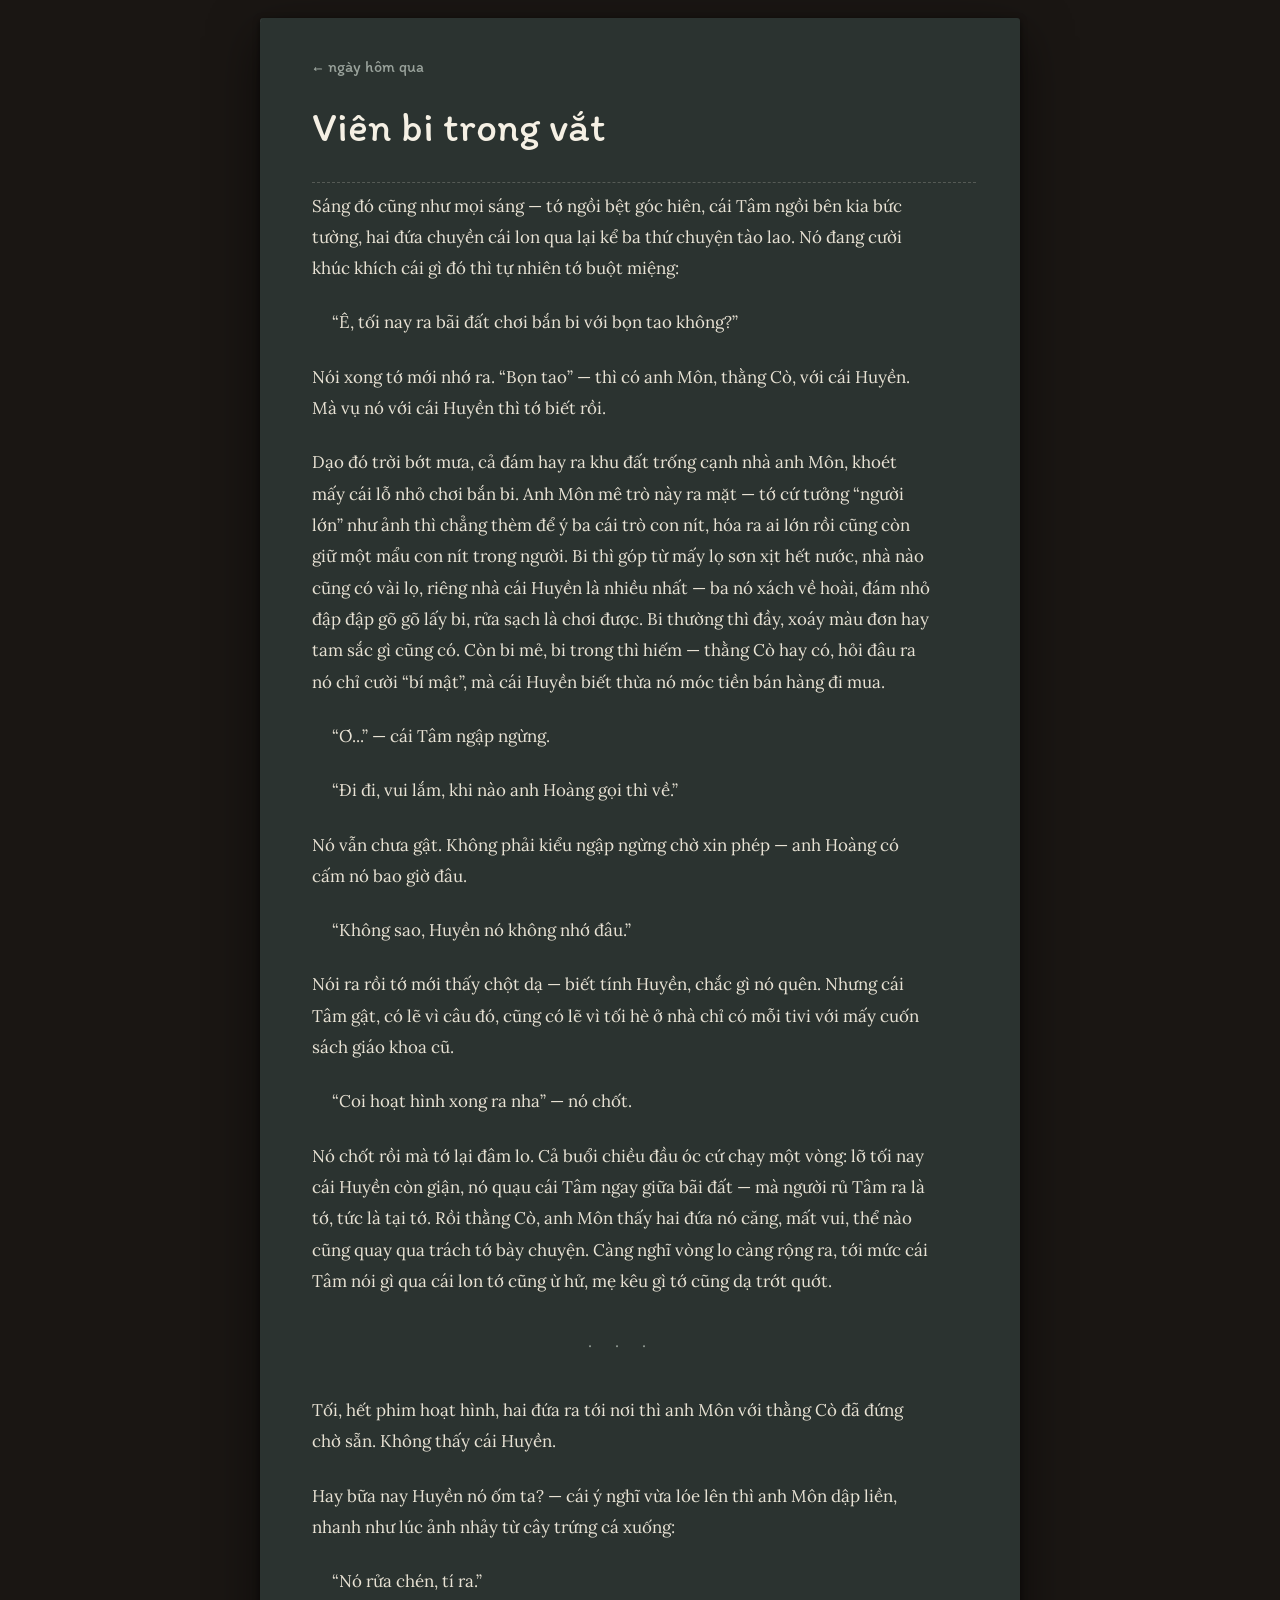
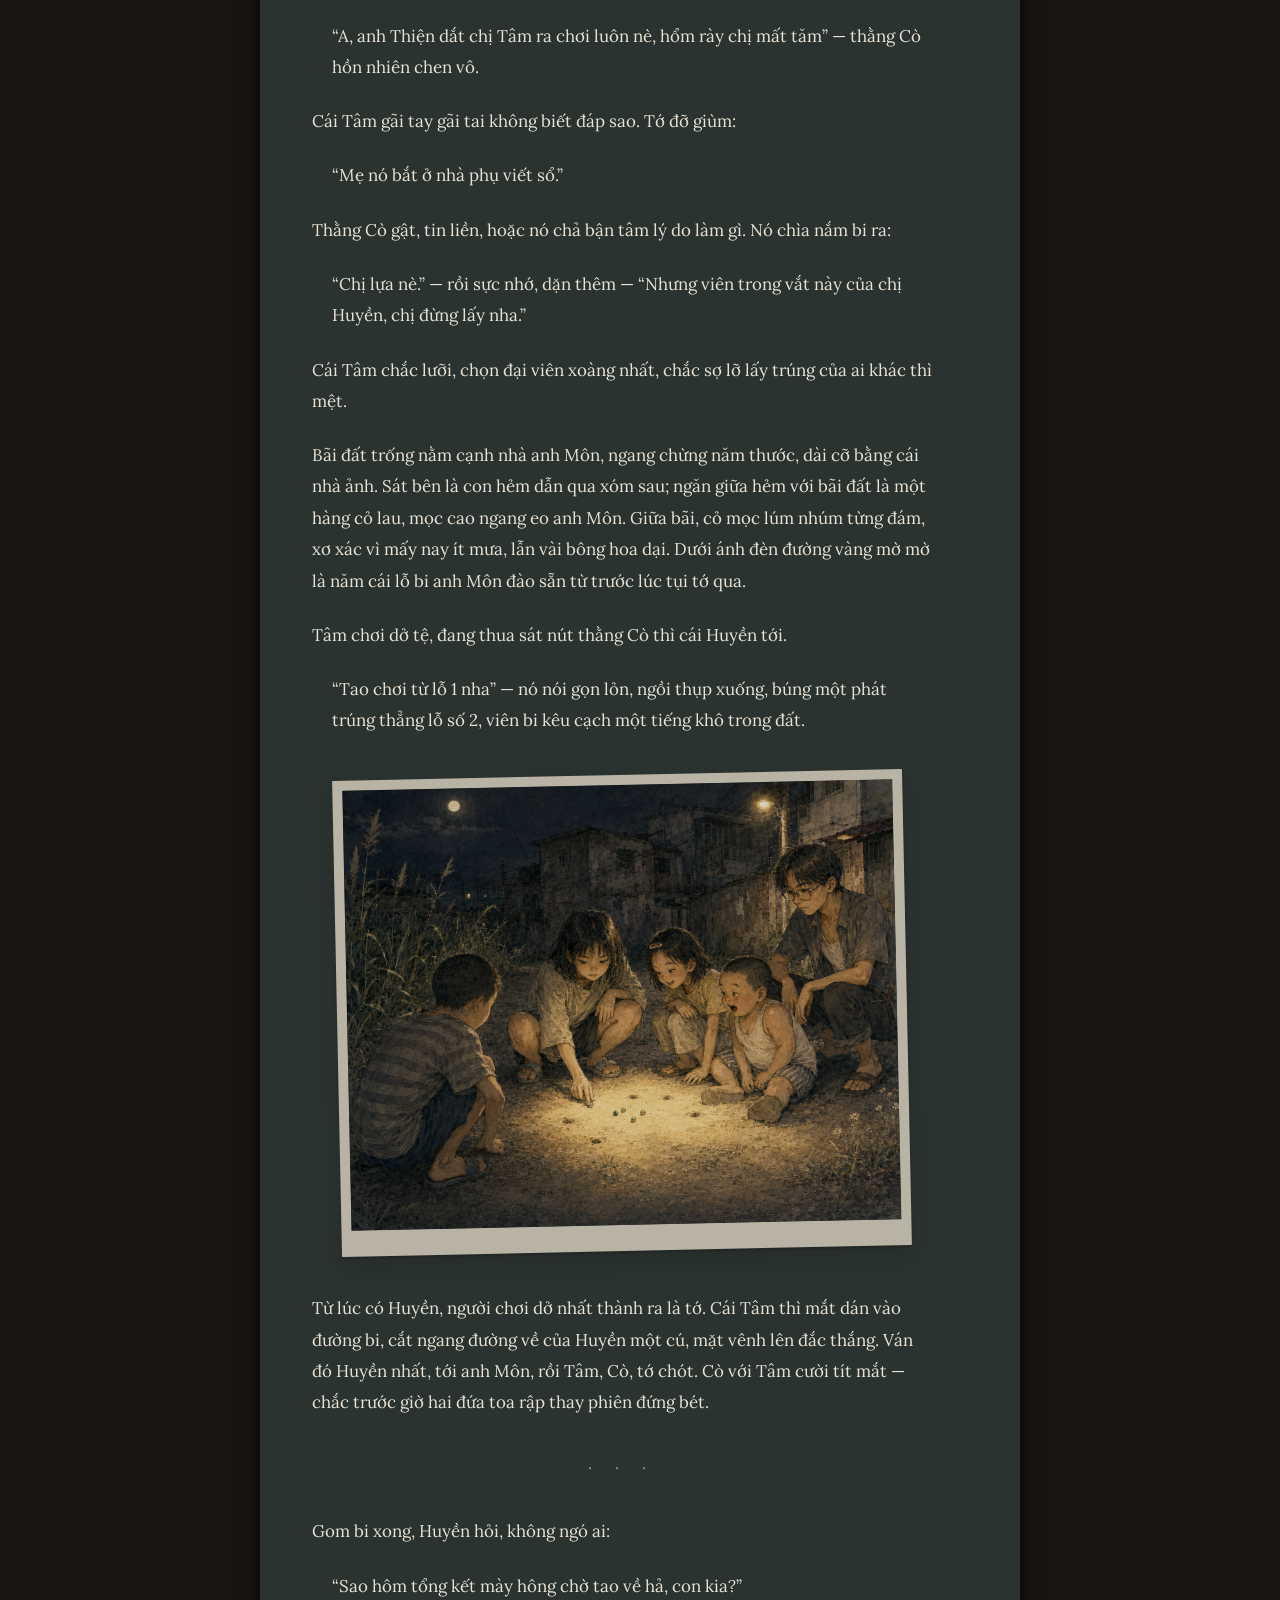
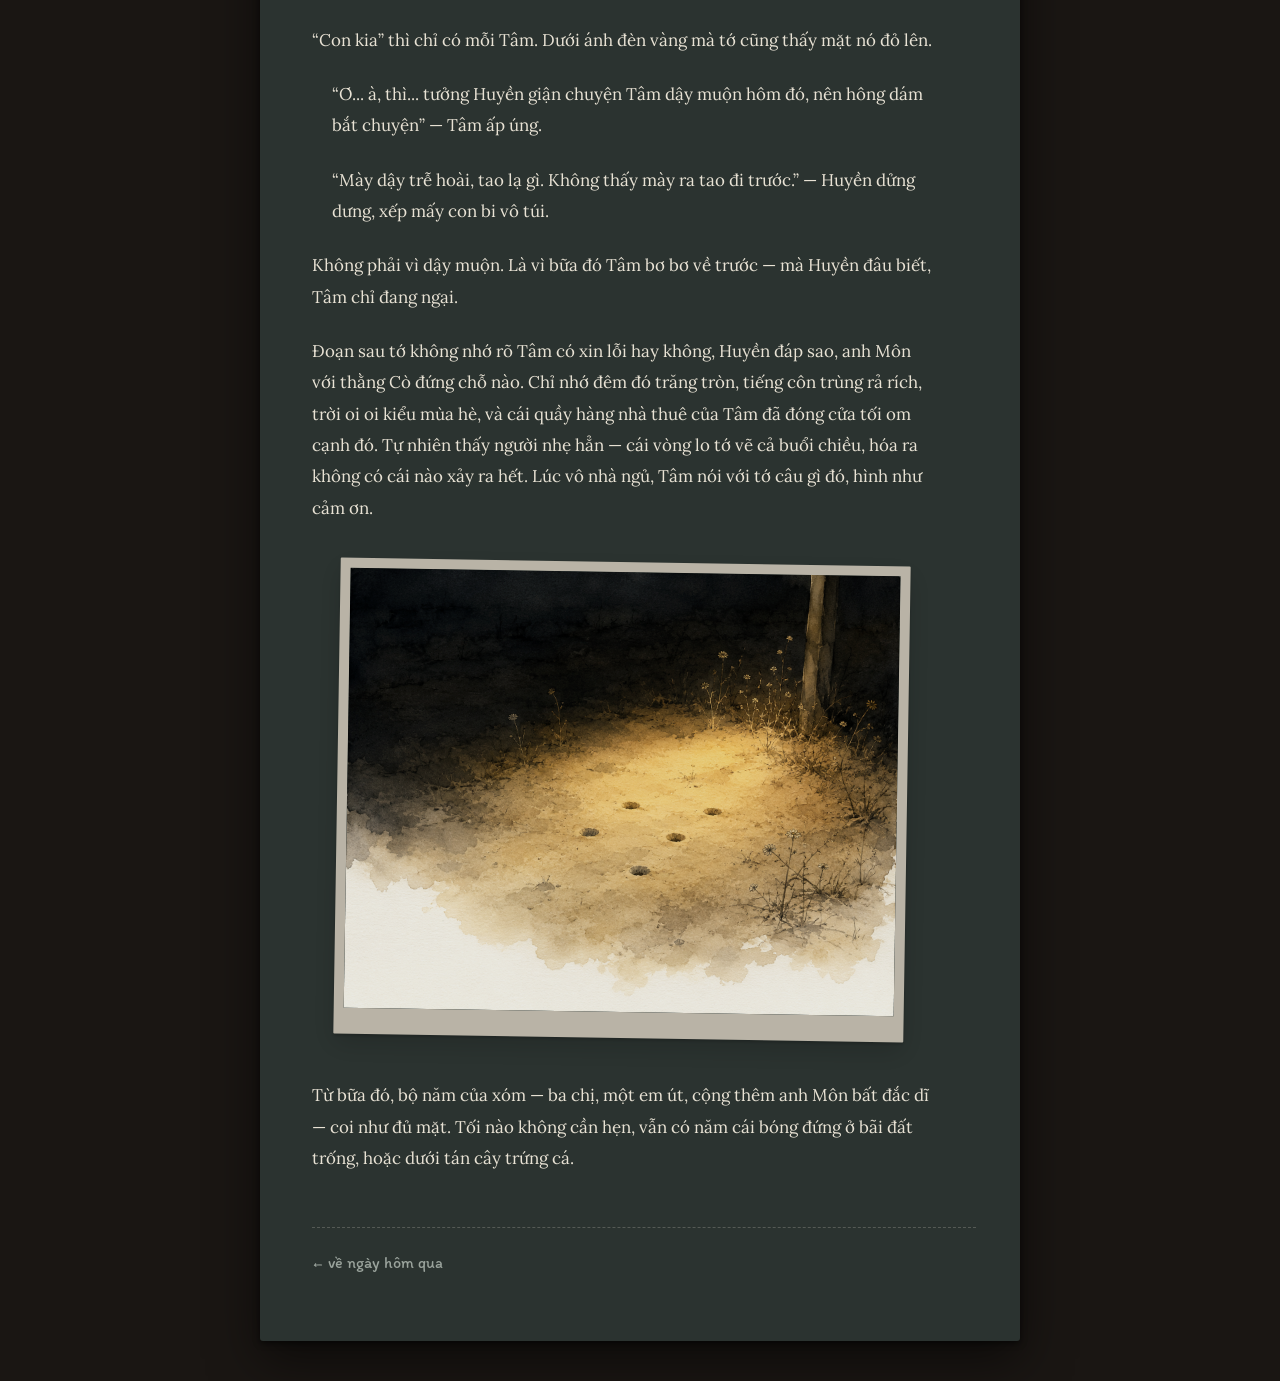
<file: vien-bi-trong-vat.html>
<!DOCTYPE html>
<html lang="vi">
<head>
<meta charset="UTF-8">
<meta name="viewport" content="width=device-width, initial-scale=1.0">
<title>Viên bi trong vắt — ngày hôm qua</title>

<!-- DA CỦA BÀI NÀY: BẢNG ĐEN (tông ĐÈN VÀNG — chuyện buổi tối,
     đèn đường một vũng sáng giữa bãi đất).
     NẮNG → theme-oly · ĐÈN VÀNG → theme-bangden · XÁM → theme-sach -->
<link rel="stylesheet" href="base.css">
<link rel="stylesheet" href="theme-bangden.css">
</head>
<body>
<div class="page">
  <div class="texture"></div>

  <nav class="backbar">
    <a href="index.html">← ngày hôm qua</a>
  </nav>

  <div class="story-head">
    <h1>Viên bi trong vắt</h1>
  </div>

  <hr class="rule">

  <article>

    <p>Sáng đó cũng như mọi sáng — tớ ngồi bệt góc hiên, cái Tâm ngồi bên kia bức tường, hai đứa chuyền cái lon qua lại kể ba thứ chuyện tào lao. Nó đang cười khúc khích cái gì đó thì tự nhiên tớ buột miệng:</p>

    <p class="dialog">“Ê, tối nay ra bãi đất chơi bắn bi với bọn tao không?”</p>

    <p>Nói xong tớ mới nhớ ra. “Bọn tao” — thì có anh Môn, thằng Cò, với cái Huyền. Mà vụ nó với cái Huyền thì tớ biết rồi.</p>

    <p>Dạo đó trời bớt mưa, cả đám hay ra khu đất trống cạnh nhà anh Môn, khoét mấy cái lỗ nhỏ chơi bắn bi. Anh Môn mê trò này ra mặt — tớ cứ tưởng “người lớn” như ảnh thì chẳng thèm để ý ba cái trò con nít, hóa ra ai lớn rồi cũng còn giữ một mẩu con nít trong người. Bi thì góp từ mấy lọ sơn xịt hết nước, nhà nào cũng có vài lọ, riêng nhà cái Huyền là nhiều nhất — ba nó xách về hoài, đám nhỏ đập đập gõ gõ lấy bi, rửa sạch là chơi được. Bi thường thì đầy, xoáy màu đơn hay tam sắc gì cũng có. Còn bi mẻ, bi trong thì hiếm — thằng Cò hay có, hỏi đâu ra nó chỉ cười “bí mật”, mà cái Huyền biết thừa nó móc tiền bán hàng đi mua.</p>

    <p class="dialog">“Ơ...” — cái Tâm ngập ngừng.</p>

    <p class="dialog">“Đi đi, vui lắm, khi nào anh Hoàng gọi thì về.”</p>

    <p>Nó vẫn chưa gật. Không phải kiểu ngập ngừng chờ xin phép — anh Hoàng có cấm nó bao giờ đâu.</p>

    <p class="dialog">“Không sao, Huyền nó không nhớ đâu.”</p>

    <p>Nói ra rồi tớ mới thấy chột dạ — biết tính Huyền, chắc gì nó quên. Nhưng cái Tâm gật, có lẽ vì câu đó, cũng có lẽ vì tối hè ở nhà chỉ có mỗi tivi với mấy cuốn sách giáo khoa cũ.</p>

    <p class="dialog">“Coi hoạt hình xong ra nha” — nó chốt.</p>

    <p>Nó chốt rồi mà tớ lại đâm lo. Cả buổi chiều đầu óc cứ chạy một vòng: lỡ tối nay cái Huyền còn giận, nó quạu cái Tâm ngay giữa bãi đất — mà người rủ Tâm ra là tớ, tức là tại tớ. Rồi thằng Cò, anh Môn thấy hai đứa nó căng, mất vui, thể nào cũng quay qua trách tớ bày chuyện. Càng nghĩ vòng lo càng rộng ra, tới mức cái Tâm nói gì qua cái lon tớ cũng ừ hử, mẹ kêu gì tớ cũng dạ trớt quớt.</p>

    <div class="sep">· · ·</div>

    <p>Tối, hết phim hoạt hình, hai đứa ra tới nơi thì anh Môn với thằng Cò đã đứng chờ sẵn. Không thấy cái Huyền.</p>

    <p><span class="em">Hay bữa nay Huyền nó ốm ta?</span> — cái ý nghĩ vừa lóe lên thì anh Môn dập liền, nhanh như lúc ảnh nhảy từ cây trứng cá xuống:</p>

    <p class="dialog">“Nó rửa chén, tí ra.”</p>

    <p class="dialog">“A, anh Thiện dắt chị Tâm ra chơi luôn nè, hổm rày chị mất tăm” — thằng Cò hồn nhiên chen vô.</p>

    <p>Cái Tâm gãi tay gãi tai không biết đáp sao. Tớ đỡ giùm:</p>

    <p class="dialog">“Mẹ nó bắt ở nhà phụ viết sổ.”</p>

    <p>Thằng Cò gật, tin liền, hoặc nó chả bận tâm lý do làm gì. Nó chìa nắm bi ra:</p>

    <p class="dialog">“Chị lựa nè.” — rồi sực nhớ, dặn thêm — “Nhưng viên trong vắt này của chị Huyền, chị đừng lấy nha.”</p>

    <p>Cái Tâm chắc lưỡi, chọn đại viên xoàng nhất, chắc sợ lỡ lấy trúng của ai khác thì mệt.</p>

    <p>Bãi đất trống nằm cạnh nhà anh Môn, ngang chừng năm thước, dài cỡ bằng cái nhà ảnh. Sát bên là con hẻm dẫn qua xóm sau; ngăn giữa hẻm với bãi đất là một hàng cỏ lau, mọc cao ngang eo anh Môn. Giữa bãi, cỏ mọc lúm nhúm từng đám, xơ xác vì mấy nay ít mưa, lẫn vài bông hoa dại. Dưới ánh đèn đường vàng mờ mờ là năm cái lỗ bi anh Môn đào sẵn từ trước lúc tụi tớ qua.</p>

    <p>Tâm chơi dở tệ, đang thua sát nút thằng Cò thì cái Huyền tới.</p>

    <p class="dialog">“Tao chơi từ lỗ 1 nha” — nó nói gọn lỏn, ngồi thụp xuống, búng một phát trúng thẳng lỗ số 2, viên bi kêu cạch một tiếng khô trong đất.</p>

    <figure class="illu">
      <img src="vien-bi-trong-vat.png" alt="Năm đứa trẻ quây quanh mấy cái lỗ bi trên nền đất, dưới vũng sáng đèn đường vàng giữa đêm. Huyền ở giữa cúi người búng bi, tóc xõa, mặt nghiêm. Tâm ngồi xổm bên cạnh cười khờ, mái tóc kẹp hất lên. Cò ngồi bệt há miệng reo. Thiện quay lưng, áo sọc ngang. Anh Môn đeo kính ngồi xổm ở mép vòng, cao hơn cả đám một khổ người. Sau lưng là hàng cỏ lau, dãy nhà ống tối om, dây điện chằng chịt và trăng tròn.">
    </figure>

    <p>Từ lúc có Huyền, người chơi dở nhất thành ra là tớ. Cái Tâm thì mắt dán vào đường bi, cắt ngang đường về của Huyền một cú, mặt vênh lên đắc thắng. Ván đó Huyền nhất, tới anh Môn, rồi Tâm, Cò, tớ chót. Cò với Tâm cười tít mắt — chắc trước giờ hai đứa toa rập thay phiên đứng bét.</p>

    <div class="sep">· · ·</div>

    <p>Gom bi xong, Huyền hỏi, không ngó ai:</p>

    <p class="dialog">“Sao hôm tổng kết mày hông chờ tao về hả, con kia?”</p>

    <p>“Con kia” thì chỉ có mỗi Tâm. Dưới ánh đèn vàng mà tớ cũng thấy mặt nó đỏ lên.</p>

    <p class="dialog">“Ơ... à, thì... tưởng Huyền giận chuyện Tâm dậy muộn hôm đó, nên hông dám bắt chuyện” — Tâm ấp úng.</p>

    <p class="dialog">“Mày dậy trễ hoài, tao lạ gì. Không thấy mày ra tao đi trước.” — Huyền dửng dưng, xếp mấy con bi vô túi.</p>

    <p>Không phải vì dậy muộn. Là vì bữa đó Tâm bơ bơ về trước — mà Huyền đâu biết, Tâm chỉ đang ngại.</p>

    <p>Đoạn sau tớ không nhớ rõ Tâm có xin lỗi hay không, Huyền đáp sao, anh Môn với thằng Cò đứng chỗ nào. Chỉ nhớ đêm đó trăng tròn, tiếng côn trùng rả rích, trời oi oi kiểu mùa hè, và cái quầy hàng nhà thuê của Tâm đã đóng cửa tối om cạnh đó. Tự nhiên thấy người nhẹ hẳn — cái vòng lo tớ vẽ cả buổi chiều, hóa ra không có cái nào xảy ra hết. Lúc vô nhà ngủ, Tâm nói với tớ câu gì đó, hình như cảm ơn.</p>

    <figure class="illu">
      <img src="vien-bi-trong-vat-2.png" alt="Cận nền đất bãi trống lúc khuya, không còn ai. Vũng sáng đèn đường vàng rọi xuống năm cái lỗ bi nhỏ đã trống trơn trên nền đất khô nứt, cỏ xơ xác và vài bông hoa dại ở rìa sáng. Bi đã được gom về hết, chỉ còn lỗ.">
    </figure>

    <p>Từ bữa đó, bộ năm của xóm — ba chị, một em út, cộng thêm anh Môn bất đắc dĩ — coi như đủ mặt. Tối nào không cần hẹn, vẫn có năm cái bóng đứng ở bãi đất trống, hoặc dưới tán cây trứng cá.</p>

  </article>

  <div class="endmark">
    <a href="index.html">← về ngày hôm qua</a>
  </div>
</div>
</body>
</html>
</file>
<file: base.css>
/* ═══════════════════════════════════════════════════════════
   ngày hôm qua — base.css
   KHUNG XƯƠNG CHUNG. Dùng cho MỌI da.

   ⚠ LUẬT: file này KHÔNG chứa màu cụ thể, KHÔNG chứa hoa văn.
   Nó chỉ chứa: layout, cỡ chữ, khoảng cách, hành vi.
   Mọi thứ nhìn-thấy-được đều đi qua BIẾN (--ten-bien).
   Muốn đổi màu / font / hoa văn → sửa file theme-*.css,
   ĐỪNG đụng vào đây.
   ═══════════════════════════════════════════════════════════ */


/* ─── 1. BIẾN MẶC ĐỊNH ───────────────────────────────────────
   Theme sẽ ghi đè các biến này. Giá trị ở đây chỉ là dự phòng,
   để lỡ quên nạp theme thì trang vẫn đọc được.
   ─────────────────────────────────────────────────────────── */
:root{
  /* màu */
  --desk:#63523e;        /* nền ngoài — mặt bàn */
  --paper:#f8f2df;       /* nền trang giấy */
  --ink:#22456b;         /* màu chữ thân bài */
  --char:#3b3b3b;        /* màu tiêu đề */
  --red:#b3402e;         /* màu nhấn: lề, hover, link */
  --faded:#6f6a5c;       /* màu chữ phụ: tagline, nav, caption */
  --line:rgba(59,59,59,.28);   /* màu đường kẻ đứt */

  /* font */
  --font-title:'Itim',cursive;          /* masthead + tiêu đề */
  --font-body:'Lora',Georgia,serif;     /* thân bài */

  /* hình khối */
  --page-w:760px;        /* bề ngang trang giấy */
  --pad-left:96px;       /* lề trái (chừa chỗ cho lề đỏ + lỗ gáy) */
  --pad-right:44px;
  --radius:3px;
  --shadow:0 2px 4px rgba(0,0,0,.35), 0 14px 40px rgba(0,0,0,.35);
}


/* ─── 2. RESET + NỀN ────────────────────────────────────────── */
*{box-sizing:border-box;margin:0;padding:0}

body{
  background:var(--desk);
  font-family:var(--font-body);
  color:var(--ink);
  line-height:1.85;
  padding:18px 10px 40px;
}


/* ─── 3. TRANG GIẤY ─────────────────────────────────────────── */
.page{
  max-width:var(--page-w);
  margin:0 auto;
  background:var(--paper);
  border-radius:var(--radius);
  box-shadow:var(--shadow);
  padding:0 var(--pad-right) 64px var(--pad-left);
  position:relative;
  overflow:hidden;
}

/* Lớp hoa văn nền. base.css chỉ ĐẶT CHỖ; theme quyết định
   vẽ cái gì lên đó (ô ly, thớ giấy kraft, phấn bảng...).
   Theme nào không cần thì để trống — nó tàng hình.          */
.texture{
  position:absolute; top:0; left:0; right:0;
  height:250px;
  pointer-events:none;
}

/* Lề đỏ + lỗ gáy: theme bật/tắt bằng cách set --rule-x / --holes-x
   thành `none`. Xem ghi chú trong theme-oly.css.            */
.page::before{  /* lề đỏ dọc */
  content:'';
  position:absolute; top:0; bottom:0;
  left:70px; width:2px;
  background:var(--margin-line, rgba(179,64,46,.4));
}
.page::after{   /* lỗ gáy */
  content:'';
  position:absolute; top:40px; bottom:40px;
  left:26px; width:14px;
  background-image:var(--holes, radial-gradient(circle 7px, rgba(0,0,0,.16) 6px, transparent 7px));
  background-size:14px 90px;
  background-repeat:repeat-y;
}


/* ─── 4. MASTHEAD (chỉ ở trang chủ) ─────────────────────────── */
.masthead{position:relative; padding:64px 0 34px}
.masthead h1{
  font-family:var(--font-title);
  font-weight:400;
  font-size:3.6rem;
  color:var(--char);
  line-height:1.05;
  letter-spacing:.01em;
}
.masthead .tagline{
  font-style:italic;
  color:var(--faded);
  margin-top:8px;
  font-size:1.05rem;
}

.rule{border:0; border-top:1.5px dashed var(--line); margin:0 0 8px}


/* ─── 5. MỤC LỤC (trang chủ) ───────────────────────────────── */
.toc{margin-top:26px}

.entry{
  display:flex; gap:22px; align-items:center;
  padding:22px 10px 22px 0;
  border-bottom:1px dashed var(--line);
  text-decoration:none; color:inherit;
  transition:background .18s ease;
}
.entry:hover{background:var(--hover-bg, rgba(255,255,255,.45))}
.entry:hover .entry-title{color:var(--red)}

.entry-thumb{
  flex:0 0 116px; height:116px;
  overflow:hidden; border-radius:2px;
  box-shadow:0 1px 2px rgba(0,0,0,.2), 0 4px 12px rgba(0,0,0,.14);
}
.entry-thumb img{
  width:100%; height:100%;
  object-fit:cover; display:block;
  transition:transform .5s ease;
}
.entry:hover .entry-thumb img{transform:scale(1.05)}

.entry-title{
  font-family:var(--font-title);
  font-size:1.75rem;
  color:var(--char);
  line-height:1.25;
  transition:color .18s ease;
}

/* chỗ trống chờ bài sau — xoá khi đủ bài */
.entry.blank{opacity:.42; pointer-events:none}
.entry.blank .entry-thumb{
  background:var(--hover-bg, rgba(255,255,255,.5));
  border:1.5px dashed var(--line);
  box-shadow:none;
}
.entry.blank .entry-title{font-size:1.35rem; color:var(--faded)}


/* ─── 6. TRANG BÀI ─────────────────────────────────────────── */

/* thanh về trang chủ — nhỏ, không tranh chỗ với tên bài */
.backbar{padding:34px 0 0}
.backbar a{
  font-family:var(--font-title);
  color:var(--faded);
  text-decoration:none;
  font-size:1rem;
  transition:color .18s ease;
}
.backbar a:hover{color:var(--red)}

.story-head{margin:20px 0 30px}
.story-head h1{
  font-family:var(--font-title);
  font-weight:400;
  font-size:2.6rem;
  color:var(--char);
  line-height:1.2;
}

article{max-width:62ch}
article p{margin-bottom:1.35em; font-size:1.06rem}
article p.em{font-style:italic}      /* câu vọng lại trong đầu */
article p.dialog{margin-left:1.2em}  /* thoại thụt vào */

/* ─── HÌNH MINH HOẠ — kiểu "ẢNH DÁN VỞ" ────────────────────
   Ảnh có viền trắng dày (như ảnh in rửa), mép dưới dày hơn,
   nghiêng nhẹ như được dán tay vào trang vở.

   Ảnh trong cùng một bài nghiêng NGƯỢC CHIỀU nhau, góc lệch
   nhau — nếu tấm nào cũng nghiêng y hệt thì lộ ra là CSS, chứ
   không phải tay người dán.
   ───────────────────────────────────────────────────────── */
.illu{
  margin:38px 0 42px;
  display:flex;
  flex-direction:column;
  align-items:center;
}
.illu img{
  display:block;
  width:92%;
  height:auto;
  background:var(--photo-border, #fffdf6);
  border:10px solid var(--photo-border, #fffdf6);
  border-bottom-width:26px;        /* mép dưới dày — chỗ ngày xưa ghi chú */
  border-radius:1px;
  transform:rotate(-1.2deg);
  box-shadow:0 2px 3px rgba(0,0,0,.18), 0 10px 26px rgba(0,0,0,.16);
}

/* ảnh thứ 2 trong bài: nghiêng ngược lại, nhẹ hơn */
.illu:nth-of-type(2) img{transform:rotate(.9deg)}
/* ảnh thứ 3: lệch góc khác nữa */
.illu:nth-of-type(3) img{transform:rotate(-.6deg)}

.illu figcaption{
  font-family:var(--font-title);
  color:var(--faded);
  font-size:.92rem;
  margin-top:14px;
  text-align:center;
}

/* dấu ngắt đoạn giữa bài */
.sep{
  text-align:center;
  color:var(--faded);
  letter-spacing:.6em;
  margin:34px 0;
  font-size:1rem;
}

/* đóng bài */
.endmark{
  margin-top:52px; padding-top:20px;
  border-top:1.5px dashed var(--line);
  font-family:var(--font-title);
  color:var(--faded);
}
.endmark a{color:var(--faded); text-decoration:none; transition:color .18s ease}
.endmark a:hover{color:var(--red)}


/* ─── 7. MÀN HÌNH NHỎ ──────────────────────────────────────── */
@media(max-width:620px){
  :root{
    --pad-left:58px;
    --pad-right:20px;
  }
  .page{padding:0 var(--pad-right) 52px var(--pad-left)}
  .page::before{left:42px}
  .page::after{left:14px}

  .masthead{padding:44px 0 26px}
  .masthead h1{font-size:2.5rem}

  .entry{gap:16px; padding:18px 0}
  .entry-thumb{flex:0 0 84px; height:84px}
  .entry-title{font-size:1.4rem}

  .story-head h1{font-size:2rem}

  /* ảnh dán vở trên màn hình nhỏ: viền mỏng lại, nghiêng ít lại,
     kẻo tràn mép trang */
  .illu img{
    width:100%;
    border-width:6px;
    border-bottom-width:16px;
    transform:rotate(-.8deg);
  }
  .illu:nth-of-type(2) img{transform:rotate(.6deg)}
  .illu:nth-of-type(3) img{transform:rotate(-.4deg)}
}
</file>
<file: theme-oly.css>
/* ═══════════════════════════════════════════════════════
   DA: Ô LY  ·  tông NẮNG
   Dùng cho: chuyện ban ngày, chơi bời, phần lớn truyện.
   Vở ô ly học trò — ô ly chỉ ở dải đầu trang rồi mờ dần,
   vùng đọc là giấy trơn (đọc lâu không mỏi).

   ⚠ SỬA 13/07/2026 — LỖI FONT TIẾNG VIỆT:
   Font cũ là ITIM (font Thái). Nó KHÔNG CÓ bảng chữ Việt đầy
   đủ — mấy chữ hai dấu (ỗ ẫ ễ ộ ợ ự...) bị trình duyệt tự
   ghép dấu, ghép TRẬT. Chữ "lỗ" trong tiêu đề bài 04 lộ ra.
   → Đổi sang PATRICK HAND: cũng nét viết tay, mà CÓ VIETNAMESE.
   → Và thêm &subset=vietnamese vào @import.
   ⚠ BỐN FILE THEME KIA (bangden/baotuong/kraft/sach) NẾU CŨNG
     DÙNG ITIM THÌ PHẢI SỬA Y HỆT.
   ═══════════════════════════════════════════════════════ */
@import url('https://fonts.googleapis.com/css2?family=Patrick+Hand&family=Lora:ital,wght@0,400;0,600;1,400&display=swap&subset=vietnamese,latin,latin-ext');

:root{
  --desk:#63523e;
  --paper:#f8f2df;
  --ink:#22456b;
  --char:#3b3b3b;
  --red:#b3402e;
  --faded:#6f6a5c;
  --line:rgba(59,59,59,.28);

  --font-title:'Patrick Hand',cursive;
  --font-body:'Lora',Georgia,serif;

  --margin-line:rgba(179,64,46,.4);
  --hover-bg:rgba(255,255,255,.45);
  --photo-border:#fffdf6;      /* viền ảnh: trắng ngà, hợp giấy vàng */

  --grid:rgba(78,112,152,.18);
}

/* hoa văn: lưới ô ly, mờ dần xuống dưới */
.texture{
  background-image:
    linear-gradient(var(--grid) 1px, transparent 1px),
    linear-gradient(90deg, var(--grid) 1px, transparent 1px);
  background-size:28px 28px;
  -webkit-mask-image:linear-gradient(#000 55%, transparent);
          mask-image:linear-gradient(#000 55%, transparent);
}
</file>
<file: theme-bangden.css>
/* ═══════════════════════════════════════════════════════
   DA: BẢNG ĐEN  ·  tông ĐÈN VÀNG
   Dùng cho: chuyện buổi tối — cúp điện, trốn nhà đi chơi,
   9h Vy phải về, quán nhậu sáng đèn.
   Nền tối. ĐÂY LÀ LÝ DO TỒN TẠI CỦA DA NÀY.
   ═══════════════════════════════════════════════════════ */
@import url('https://fonts.googleapis.com/css2?family=Itim&family=Lora:ital,wght@0,400;0,600;1,400&display=swap');

:root{
  --desk:#1a1613;
  --paper:#2b3330;              /* mặt bảng xanh đen */
  --ink:#e8e2d4;                /* phấn trắng ngà */
  --char:#f5f0e4;
  --red:#e8b84b;                /* nhấn = ánh đèn vàng, không phải đỏ */
  --faded:#9aa39c;
  --line:rgba(232,226,212,.22);

  --font-title:'Itim',cursive;
  --font-body:'Lora',Georgia,serif;

  --margin-line:none;           /* bảng đen không có lề đỏ */
  --holes:none;                 /* không có lỗ gáy */
  --hover-bg:rgba(232,184,75,.07);
  --photo-border:#c9c3b4;      /* viền ảnh: xám ngà — trắng tinh sẽ chói trên nền tối */

  --shadow:0 2px 6px rgba(0,0,0,.6), 0 18px 50px rgba(0,0,0,.55);
  --pad-left:52px;
}
@media(max-width:620px){ :root{ --pad-left:24px; } }

/* hoa văn: vệt phấn lau còn sót, mờ mờ */
.texture{
  height:100%;
  background-image:
    linear-gradient(115deg, rgba(255,255,255,.035) 0 2px, transparent 2px 26px),
    linear-gradient(72deg,  rgba(255,255,255,.025) 0 3px, transparent 3px 40px);
  -webkit-mask-image:linear-gradient(#000 40%, transparent);
          mask-image:linear-gradient(#000 40%, transparent);
}

/* ảnh trên nền tối: hạ sáng một chút cho khỏi chói */
.illu img, .entry-thumb img{ filter:brightness(.92) saturate(.95); }
</file>
